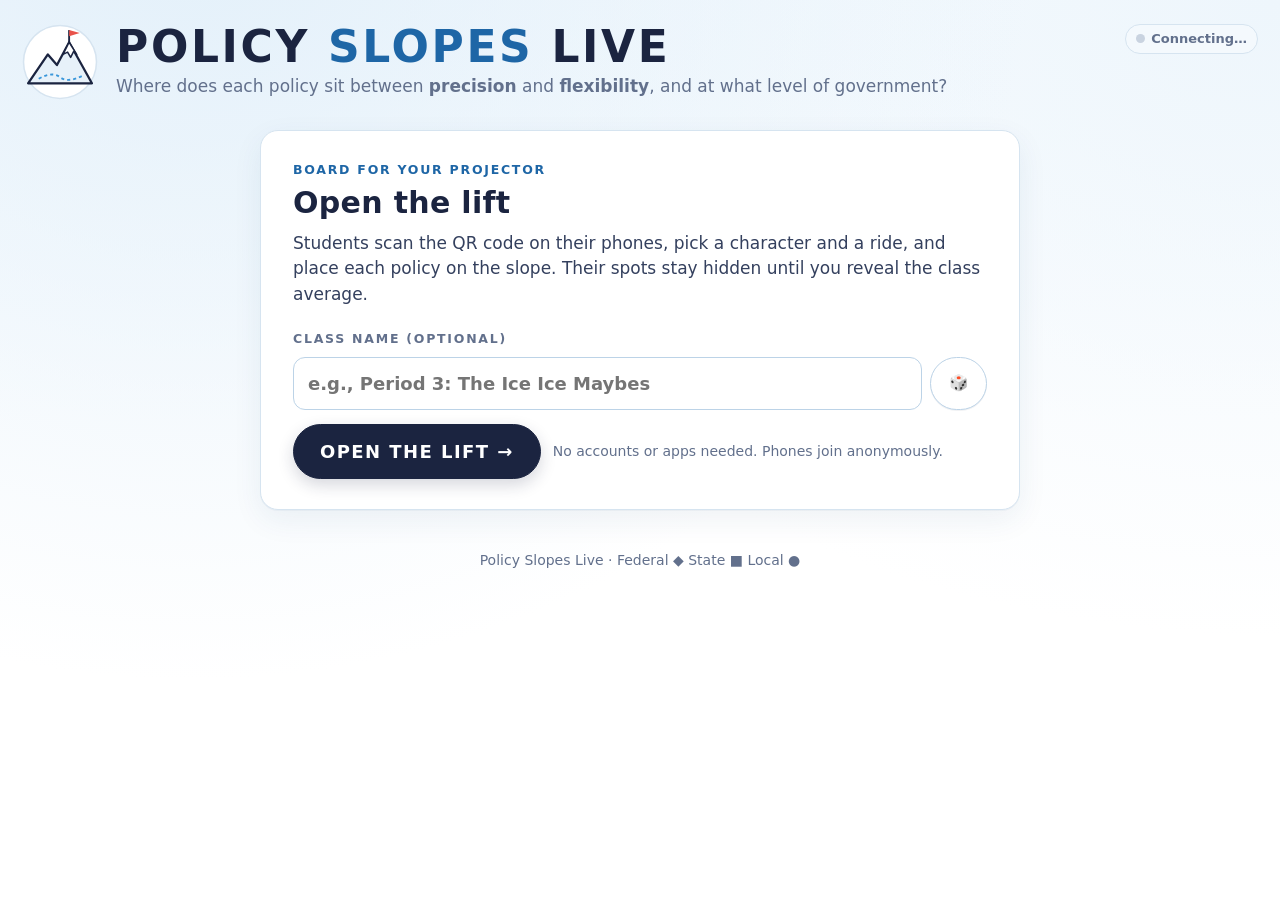
<file: index.html>
<!DOCTYPE html>
<html lang="en">
<head>
<meta charset="utf-8">
<meta name="viewport" content="width=device-width, initial-scale=1">
<title>Policy Slopes Live: Board</title>
<meta name="description" content="Policy Slopes Live: students place policies between precision and flexibility from their phones.">
<link rel="stylesheet" href="css/styles.css">
<style>
.startcard{max-width:760px;margin:30px auto;padding:30px 32px}
.startcard h2{font-size:30px;margin-bottom:6px}
.startcard p{color:var(--ink2);margin:6px 0 18px}
.startcard .row{display:flex;gap:8px;margin-bottom:8px}
.startcard input{flex:1;border:1.5px solid var(--line2);border-radius:12px;padding:12px 14px;font-size:18px;font-weight:700}
.modebadge{display:inline-flex;align-items:center;gap:6px;font-size:13px;font-weight:700;border-radius:999px;padding:4px 10px;background:var(--ice);border:1px solid var(--line);color:var(--muted)}
.modebadge i{width:9px;height:9px;border-radius:50%;background:#C9D3E0}
.modebadge.live i{background:var(--green)}
.modebadge.demo i{background:var(--amber)}
.modebadge.down i{background:var(--red)}
.joinbar{display:flex;align-items:center;gap:16px;padding:4px 6px 12px;flex-wrap:wrap}
.joinbar .qr{width:84px;height:84px;background:#fff;border:1px solid var(--line);border-radius:10px;padding:4px;flex:none}
.joinbar .qr svg{width:100%;height:100%;display:block}
.joinbar .code{font-size:38px;font-weight:800;letter-spacing:.06em;line-height:1}
.joinbar .url{font-size:14px;color:var(--muted);word-break:break-all}
.joinbar .right{margin-left:auto;display:flex;gap:8px;align-items:center;flex-wrap:wrap}
.lobby{position:absolute;inset:0;background:rgba(255,255,255,.94);border-radius:12px;display:flex;align-items:center;justify-content:center;gap:40px;padding:24px;flex-wrap:wrap}
.lobby .bigqr{width:min(42vh,340px);aspect-ratio:1;background:#fff;border:2px solid var(--ink);border-radius:18px;padding:12px}
.lobby .bigqr svg{width:100%;height:100%;display:block}
.lobby h2{font-size:clamp(28px,3vw,42px);line-height:1.1}
.lobby .bigcode{font-size:clamp(44px,5vw,76px);font-weight:800;letter-spacing:.04em;white-space:nowrap;color:var(--blue);line-height:1;margin:8px 0}
.lobby p{color:var(--ink2);margin:6px 0;font-size:18px}
.riders{display:flex;flex-wrap:wrap;gap:6px;align-items:center}
.rider{display:inline-flex;align-items:center;gap:6px;border:1.5px solid var(--line);border-radius:999px;padding:2px 10px 2px 2px;font-weight:700;font-size:14px;background:#fff}
.rider.locked{border-color:var(--green);background:#F0FAF4}
.rider.wait{opacity:.55}
.statusrow{display:flex;align-items:center;gap:14px;flex-wrap:wrap;padding:12px 6px 4px;border-top:1px solid var(--line);margin-top:12px}
.lockcount{font-size:28px;font-weight:800}
.lockcount small{font-size:15px;color:var(--muted);font-weight:600}
.statusrow .grow{flex:1;min-width:200px}
.meter{height:12px;background:var(--frost);border-radius:999px;overflow:hidden;margin-top:6px}
.meter i{display:block;height:100%;background:var(--green);width:0;transition:width .3s}
.liftcard h3{font-size:clamp(28px,2.6vw,36px)}
.passwrap{padding:16px}
.passwrap .img{border:1px solid var(--line);border-radius:10px;overflow:hidden;background:#fff;min-height:200px;display:flex;align-items:center;justify-content:center;color:var(--muted)}
.passwrap img{display:block;width:100%;height:auto}
.showing{font-size:14px;color:var(--muted)}
</style>
</head>
<body>
<div class="wrap">
  <header class="top">
    <svg width="76" height="76" viewBox="0 0 100 100" aria-hidden="true">
      <circle cx="50" cy="50" r="48" fill="#fff" stroke="#D6E4F0" stroke-width="2"/>
      <path d="M8 78 L34 40 L46 54 L62 24 L92 78 Z" fill="#E7F1F9" stroke="#1B2440" stroke-width="3" stroke-linejoin="round"/>
      <path d="M62 24 L54 40 L60 37 L64 44 L68 36 L72 40 Z" fill="#fff" stroke="#1B2440" stroke-width="2" stroke-linejoin="round"/>
      <path d="M62 24 V8" stroke="#1B2440" stroke-width="2.5"/><path d="M62 8 L76 12 L62 16 Z" fill="#E8524A"/>
      <path d="M22 72 Q40 62 50 70 T80 68" stroke="#3A97DA" stroke-width="2.5" fill="none" stroke-dasharray="4 4"/>
    </svg>
    <div>
      <h1>Policy <span>Slopes</span> Live</h1>
      <p>Where does each policy sit between <b>precision</b> and <b>flexibility</b>, and at what level of government?</p>
    </div>
    <div class="right">
      <span class="modebadge" id="modeBadge"><i></i><span>Connecting…</span></span>
      <button class="btn sm hidden" id="endBtn">End session</button>
    </div>
  </header>

  <!-- START -->
  <section id="scrStart">
    <div class="card resume hidden" id="resumeBar">
      <b>You have a session in progress.</b>
      <span style="color:var(--muted)" id="resumeInfo"></span>
      <span style="flex:1"></span>
      <button class="btn blue" id="resumeBtn">Resume session</button>
      <button class="btn" id="freshBtn">Start fresh</button>
    </div>
    <div class="card startcard">
      <div class="caps">Board for your projector</div>
      <h2>Open the lift</h2>
      <p>Students scan the QR code on their phones, pick a character and a ride, and place each policy on the slope. Their spots stay hidden until you reveal the class average.</p>
      <label class="caps" for="className" style="color:var(--muted)">Class name (optional)</label>
      <div class="row" style="margin-top:6px">
        <input id="className" maxlength="60" placeholder="e.g., Period 3: The Ice Ice Maybes">
        <button class="btn" id="diceBtn" title="Random pun name" aria-label="Random pun name">🎲</button>
      </div>
      <div style="display:flex;gap:12px;align-items:center;flex-wrap:wrap;margin-top:14px">
        <button class="btn dark big" id="openBtn">Open the lift →</button>
        <span style="font-size:14px;color:var(--muted)">No accounts or apps needed. Phones join anonymously.</span>
      </div>
    </div>
  </section>

  <!-- BOARD -->
  <section id="scrBoard" class="hidden">
    <div class="play">
      <div class="card boardcard">
        <div class="joinbar">
          <div class="qr" id="qrSmall" aria-label="QR code to join"></div>
          <div>
            <div class="caps" style="color:var(--muted)">Join on your phone</div>
            <div class="code" id="roomCode">····</div>
            <div class="url" id="joinUrl"></div>
          </div>
          <div class="right">
            <div style="display:flex;flex-direction:column;align-items:flex-end;gap:4px"><div class="seg"><button id="vAvg" class="on">Class average</button><button id="vOrig">Individual Run</button></div><span class="showing" id="showing"></span></div>
          </div>
        </div>
        <div style="position:relative">
          <div id="board"></div>
          <div class="lobby hidden" id="lobby">
            <div class="bigqr" id="qrBig"></div>
            <div>
              <div class="caps">Scan to ride</div>
              <h2>Join Policy Slopes</h2>
              <div class="bigcode" id="roomCode2">····</div>
              <p>Scan the code, or go to<br><b id="joinUrl2"></b></p>
              <p style="color:var(--muted);font-size:16px">Pick a character and a ride, then watch the board.</p>
            </div>
          </div>
        </div>
        <div class="statusrow">
          <div class="grow">
            <div class="lockcount" id="lockCount">0 <small>riders</small></div>
            <div class="meter"><i id="lockMeter"></i></div>
          </div>
          <button class="btn blue big hidden" id="revealBtn">Reveal the class average</button>
        </div>
        <div class="riders" id="riders" style="padding:10px 6px 4px"></div>
      </div>
      <div class="side">
        <div class="lift" id="policyCard"></div>
        <div class="card sideacts" id="sideActs"></div>
        <div class="card log"><h4>Trail log</h4><ol id="logList"></ol></div>
      </div>
    </div>
  </section>

  <!-- LODGE -->
  <section id="scrLodge" class="hidden">
    <div class="card sendbar">
      <svg width="64" height="64" viewBox="0 0 64 64" aria-hidden="true"><rect x="6" y="14" width="52" height="36" rx="6" fill="#fff" stroke="#1B2440" stroke-width="2.5"/><rect x="6" y="14" width="14" height="36" rx="6" fill="#1B2440"/><circle cx="13" cy="22" r="2.6" fill="#fff"/><path d="M28 40 L36 28 L41 34 L46 26 L52 40 Z" fill="#E7F1F9" stroke="#1B2440" stroke-width="2" stroke-linejoin="round"/></svg>
      <div>
        <div class="caps">The class lift pass</div>
        <ol>
          <li>Click <b>Print the lift pass</b> for a paper copy to display.</li>
          <li>Or <b>Save image</b> / <b>Save PDF</b> to post it in Teams or Brightspace.</li>
        </ol>
      </div>
      <div class="acts">
        <button class="btn dark big" id="printPass">🎟 Print the lift pass</button>
        <div style="display:flex;gap:8px"><button class="btn blue" id="dlPass" style="flex:1">⬇ Save image</button><button class="btn blue" id="pdfPass" style="flex:1">⬇ Save PDF</button></div>
        <button class="btn sm" id="backToSlopes">← Back to the slopes</button>
      </div>
    </div>
    <div class="card passwrap"><div class="img" id="passImg">Printing the lift pass…</div></div>
  </section>

  <footer>Policy Slopes Live · Federal ◆ State ■ Local ●</footer>
</div>
<div id="printArea"></div>
<div class="toast" id="toast"></div>
<div id="dlg" class="hidden" style="position:fixed;inset:0;background:rgba(27,36,64,.35);display:flex;align-items:center;justify-content:center;z-index:95;padding:20px"><div class="card" style="max-width:420px;padding:22px 22px 18px"><p id="dlgMsg" style="margin:0 0 16px;font-weight:600"></p><div style="display:flex;gap:10px;justify-content:flex-end"><button class="btn" id="dlgNo">Cancel</button><button class="btn dark" id="dlgYes">Yes</button></div></div></div>

<script src="js/config.js"></script>
<script src="js/vendor/supabase.js"></script>
<script src="js/vendor/qrcode.js"></script>
<script src="js/common.js"></script>
<script src="js/board.js"></script>
</body>
</html>
</file>
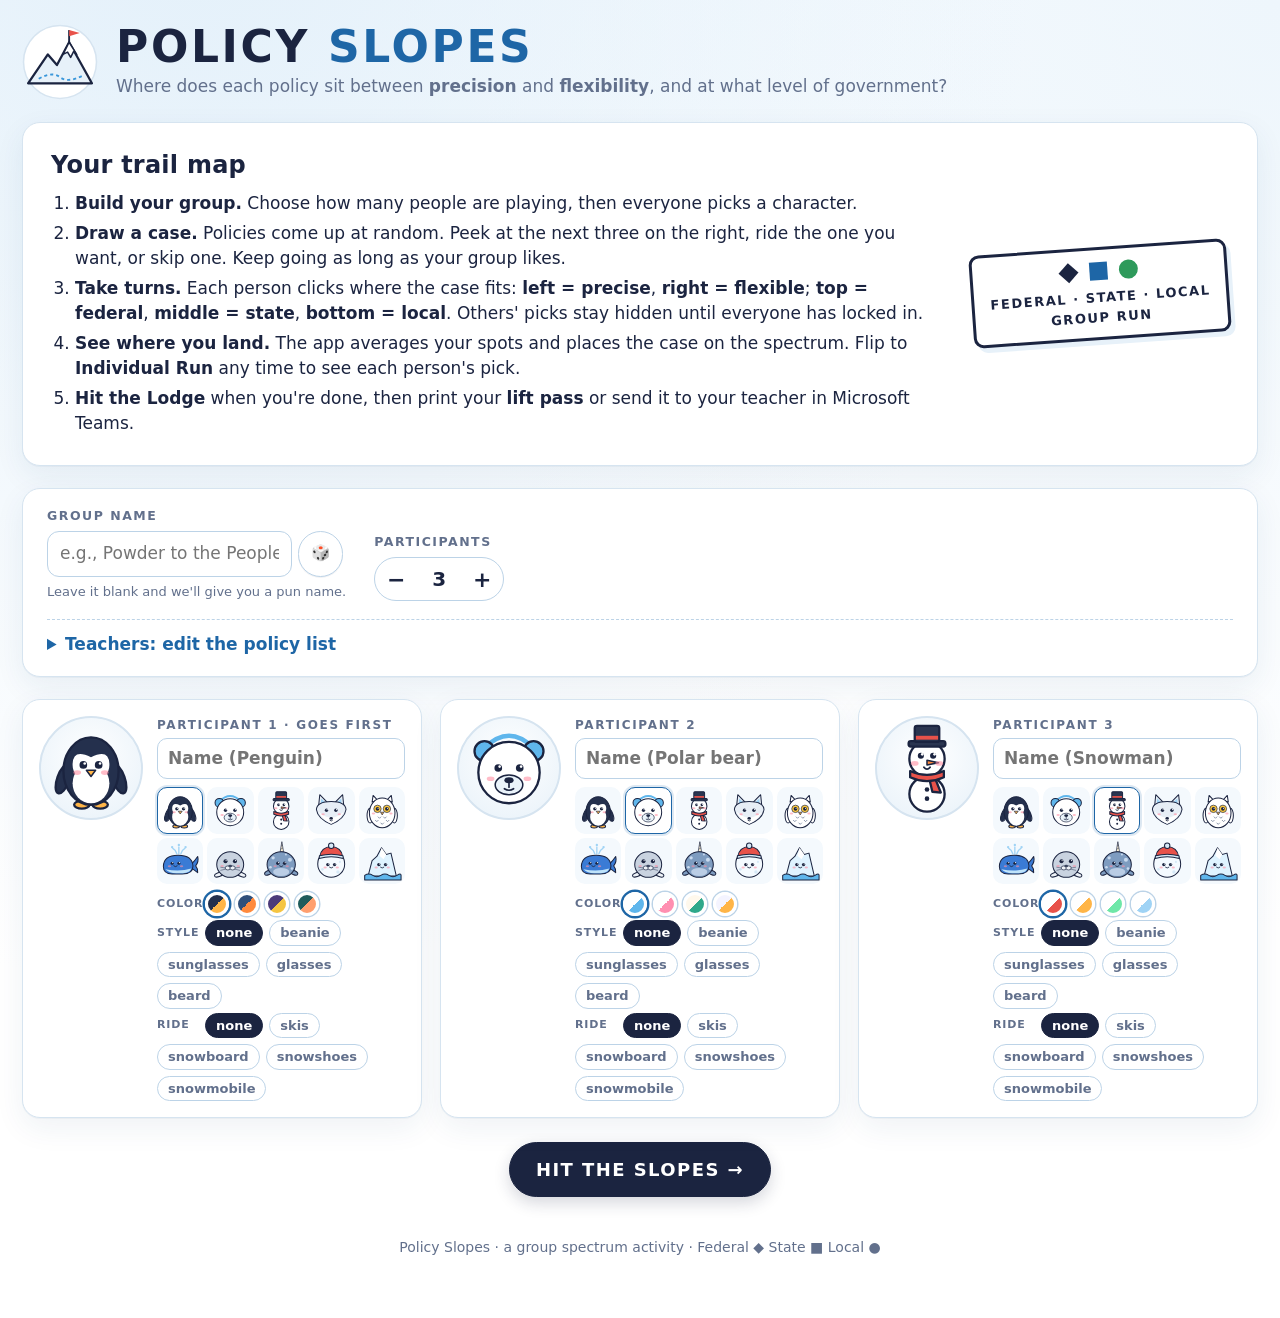
<file: group.html>
<!DOCTYPE html>
<html lang="en">
<head>
<meta charset="utf-8">
<meta name="viewport" content="width=device-width, initial-scale=1">
<title>Policy Slopes: The Precision–Flexibility Spectrum</title>
<style>
:root{
  --ink:#1B2440; --ink2:#34405e; --muted:#62708c; --line:#D6E4F0; --line2:#BCD3E7;
  --snow:#FFFFFF; --ice:#F4F9FD; --frost:#E7F1F9; --sky:#DCEBF7;
  --blue:#1E66A6; --blue2:#3A97DA; --green:#2E9A5B; --red:#E8524A; --amber:#FFB547;
  --font:"Avenir Next","Segoe UI",system-ui,-apple-system,"Helvetica Neue",Arial,sans-serif;
}
*{box-sizing:border-box}
html,body{margin:0}
body{
  font-family:var(--font);color:var(--ink);font-size:17px;line-height:1.5;min-height:100vh;
  background:
    radial-gradient(ellipse at 15% -10%, #E3F0FA 0, transparent 55%),
    radial-gradient(ellipse at 100% 0%, #EEF6FC 0, transparent 50%),
    linear-gradient(#F7FBFE, #FFFFFF 420px);
}
.wrap{max-width:1320px;margin:0 auto;padding:24px 22px 60px}
h1,h2,h3,h4{margin:0;font-weight:800;letter-spacing:.01em}
button{font:inherit;cursor:pointer;color:inherit}
input,textarea,select{font:inherit;color:var(--ink)}
.hidden{display:none!important}
.caps{text-transform:uppercase;letter-spacing:.14em;font-weight:800;font-size:12.5px;color:var(--blue)}

/* header */
header.top{display:flex;align-items:center;gap:18px;margin-bottom:22px}
header.top svg{flex:none}
header.top h1{font-size:clamp(28px,4vw,44px);line-height:1.02;text-transform:uppercase;letter-spacing:.06em}
header.top h1 span{color:var(--blue)}
header.top p{margin:4px 0 0;color:var(--muted);font-size:17px}
header.top .right{margin-left:auto;align-self:flex-start;display:flex;gap:8px}

/* buttons */
.btn{background:#fff;color:var(--ink);border:1.5px solid var(--line2);border-radius:999px;padding:9px 18px;font-weight:700;font-size:15.5px;transition:transform .08s,box-shadow .12s,background .12s;box-shadow:0 1px 0 rgba(27,36,64,.06)}
.btn:hover{background:var(--ice);border-color:var(--blue2)}
.btn:active{transform:translateY(1px)}
.btn.dark{background:var(--ink);color:#fff;border-color:var(--ink);box-shadow:0 6px 16px rgba(27,36,64,.18)}
.btn.dark:hover{background:#2a3762}
.btn.blue{background:var(--blue);color:#fff;border-color:var(--blue);box-shadow:0 6px 16px rgba(30,102,166,.22)}
.btn.blue:hover{background:#185a93}
.btn.big{font-size:18px;padding:13px 26px;text-transform:uppercase;letter-spacing:.08em;font-weight:800}
.btn.wide{width:100%}
.btn[disabled]{opacity:.4;cursor:not-allowed;transform:none;box-shadow:none}
.btn.sm{padding:6px 12px;font-size:14px}

/* cards */
.card{background:#fff;border:1px solid var(--line);border-radius:18px;box-shadow:0 10px 30px rgba(30,70,120,.07),0 1px 0 rgba(30,70,120,.04);position:relative}
.intro{padding:24px 28px;margin-bottom:22px;display:grid;grid-template-columns:1fr auto;gap:24px;align-items:center}
.intro h2{font-size:24px;margin-bottom:4px}
.intro ol{margin:8px 0 0;padding-left:24px}
.intro li{margin:4px 0}
.sign{border:3px solid var(--ink);border-radius:10px;padding:10px 16px;text-align:center;transform:rotate(-4deg);background:#fff;font-weight:800;letter-spacing:.12em;font-size:13px;line-height:1.5;box-shadow:4px 5px 0 var(--frost)}
.sign .icons{display:flex;gap:8px;justify-content:center;margin-bottom:6px}
@media (max-width:820px){.intro{grid-template-columns:1fr}.sign{justify-self:start}}

/* setup */
.setupbar{padding:18px 24px;margin-bottom:22px;display:flex;flex-wrap:wrap;gap:18px 28px;align-items:flex-end}
.field label{display:block;font-size:12.5px;text-transform:uppercase;letter-spacing:.12em;font-weight:800;color:var(--muted);margin-bottom:6px}
.field input[type=text],.field select{border:1.5px solid var(--line2);border-radius:12px;padding:9px 12px;background:#fff;min-width:240px}
.field input:focus,.field select:focus,textarea:focus{outline:3px solid rgba(58,151,218,.3);border-color:var(--blue2)}
.stepper{display:flex;align-items:center;gap:0;border:1.5px solid var(--line2);border-radius:999px;overflow:hidden;background:#fff}
.stepper button{border:none;background:none;width:42px;height:42px;font-size:22px;font-weight:700}
.stepper button:hover{background:var(--ice)}
.stepper b{min-width:44px;text-align:center;font-size:20px}
details.own{flex-basis:100%;border-top:1px dashed var(--line2);padding-top:12px}
details.own summary{cursor:pointer;font-weight:700;color:var(--blue)}
details.own textarea{width:100%;min-height:200px;border:1.5px solid var(--line2);border-radius:12px;padding:10px 12px;font-size:14.5px;line-height:1.5;margin-top:8px;font-family:ui-monospace,Menlo,Consolas,monospace}
details.own p{margin:8px 0;color:var(--muted);font-size:15px}

.players{display:grid;grid-template-columns:repeat(auto-fill,minmax(min(100%,380px),1fr));gap:18px;margin-bottom:24px}
.pcard{padding:16px;display:grid;grid-template-columns:104px minmax(0,1fr);gap:14px;align-items:start;min-width:0;overflow:hidden}
.pcard > div{min-width:0}
@media (max-width:480px){.pcard{grid-template-columns:1fr}.pcard .pav{margin:0 auto}}
.pcard .pav{width:104px;height:104px;border-radius:50%;background:radial-gradient(circle at 50% 40%,#fff,var(--frost));display:flex;align-items:center;justify-content:center;border:2px solid var(--line)}
.pcard .num{font-size:12px;text-transform:uppercase;letter-spacing:.14em;font-weight:800;color:var(--muted)}
.pcard input{width:100%;border:1.5px solid var(--line2);border-radius:10px;padding:7px 10px;margin:4px 0 8px;font-weight:700}
.kinds{display:grid;grid-template-columns:repeat(5,minmax(0,1fr));gap:4px;margin-bottom:8px}
.kinds button{border:1.5px solid transparent;background:var(--ice);border-radius:10px;padding:2px;line-height:0;min-width:0;aspect-ratio:1}
.kinds button svg{width:100%;height:auto;max-width:44px}
.kinds button:hover{border-color:var(--line2)}
.kinds button.on{border-color:var(--blue);background:#fff;box-shadow:0 0 0 2px rgba(30,102,166,.15)}
.opts{display:flex;align-items:center;gap:6px;flex-wrap:wrap;font-size:13px;color:var(--muted);margin-top:4px}
.opts span.l{width:42px;font-weight:700;text-transform:uppercase;letter-spacing:.08em;font-size:11px}
.dot{width:24px;height:24px;border-radius:50%;border:3px solid #fff;box-shadow:0 0 0 1.5px var(--line2);padding:0}
.dot.on{box-shadow:0 0 0 2.5px var(--blue)}
.chip{border:1.5px solid var(--line2);background:#fff;border-radius:999px;padding:2px 10px;font-size:13px;font-weight:600}
.chip.on{background:var(--ink);color:#fff;border-color:var(--ink)}
.warn{color:#B4436C;font-weight:600;font-size:15px}
.resume{padding:14px 20px;margin-bottom:18px;display:flex;align-items:center;gap:14px;flex-wrap:wrap;background:linear-gradient(90deg,#fff,var(--ice))}
.startrow{display:flex;justify-content:center;gap:14px;align-items:center;flex-wrap:wrap}

/* play */
.play{display:grid;grid-template-columns:minmax(0,1fr) 330px;gap:22px;align-items:start}
@media (max-width:1020px){.play{grid-template-columns:1fr}}
.boardcard{padding:14px 14px 10px}
.boardbar{display:flex;align-items:center;gap:10px;flex-wrap:wrap;padding:2px 6px 10px}
.seg{display:inline-flex;border:1.5px solid var(--line2);border-radius:999px;overflow:hidden;background:#fff}
.seg button{border:none;background:none;padding:7px 14px;font-weight:700;font-size:14px;color:var(--muted)}
.seg button.on{background:var(--ink);color:#fff}
.underbar{display:grid;grid-template-columns:minmax(0,1fr) 250px;gap:16px;padding:14px 6px 6px;border-top:1px solid var(--line);margin-top:12px;align-items:end}
@media (max-width:760px){.underbar{grid-template-columns:1fr}}
.uh{font-size:13px;text-transform:uppercase;letter-spacing:.14em;color:var(--muted);margin:0 0 8px;font-weight:800}
.uh span{text-transform:none;letter-spacing:0;font-weight:600;margin-left:6px}
.ucards{display:grid;grid-template-columns:repeat(3,minmax(0,1fr));gap:10px}
.ucard{position:relative;border:1.5px solid var(--line2);border-radius:12px;background:#fff;padding:10px 12px 36px;min-height:100px;font-weight:700;font-size:15.5px;line-height:1.25}
.ucard.pick{cursor:pointer}
.ucard.pick:hover,.ucard.pick:focus-visible{border-color:var(--blue);background:var(--ice);outline:none}
.ucard .go{position:absolute;left:12px;bottom:9px;font-size:12.5px;color:var(--blue);font-weight:800}
.ucard:not(.pick) .go{color:var(--muted)}
.ucard .skip{position:absolute;right:6px;bottom:5px;border:none;background:none;color:var(--muted);font-size:13px;font-weight:700;padding:5px 8px;border-radius:8px}
.ucard .skip:hover{background:#FDECEC;color:#B4436C}
.ubtns{display:flex;flex-direction:column;gap:8px}
.boardbar .hint{margin-left:auto;color:var(--muted);font-size:14px}
#board{position:relative}
#board svg{display:block;width:100%;height:auto;border-radius:12px}
.popbtns{position:absolute;transform:translateY(-50%);display:flex;flex-direction:column;gap:6px;z-index:5}
.popbtns.left{transform:translate(-100%,-50%)}
.popbtns .btn{white-space:nowrap;padding:8px 14px;font-size:15px;box-shadow:0 6px 16px rgba(27,36,64,.22)}
@keyframes popin{from{opacity:0}to{opacity:1}}
#board.clickable svg{cursor:crosshair}
.side{display:flex;flex-direction:column;gap:18px}
.lift{position:relative;padding-top:46px}
.lift .cable{position:absolute;left:-8px;top:0;height:60px;width:calc(100% + 16px);overflow:visible}
.liftcard{position:relative;padding:22px 20px 20px;border-radius:14px;background:#fff;border:2px solid var(--ink);box-shadow:0 14px 30px rgba(30,70,120,.16);transform-origin:50% -40px}
.liftcard .lbl{display:flex;align-items:center;gap:8px;font-size:13px;text-transform:uppercase;letter-spacing:.14em;font-weight:800;color:var(--blue)}
.liftcard .lbl i{font-style:normal;background:var(--ink);color:#fff;border-radius:999px;padding:2px 10px;letter-spacing:.08em}
.liftcard h3{font-size:clamp(26px,2.4vw,32px);line-height:1.1;margin:12px 0 10px;text-wrap:balance}
.liftcard p{margin:0;color:var(--ink2);font-size:15.5px}
.lift.draw .liftcard{animation:swing 1s cubic-bezier(.3,1.4,.5,1)}
@keyframes swing{0%{opacity:0;transform:translateX(-60px) rotate(6deg)}45%{opacity:1;transform:translateX(0) rotate(-4deg)}70%{transform:rotate(2deg)}100%{transform:rotate(0)}}
.sideacts{padding:14px;display:flex;flex-direction:column;gap:10px}
.sideacts .ucards{display:flex;flex-direction:column;gap:8px}
.sideacts .ucard{min-height:0;padding:10px 12px 32px;font-size:15px}
.turnbar{display:grid;grid-template-columns:minmax(0,1fr) minmax(0,300px);gap:16px;padding:14px 6px 4px;border-top:1px solid var(--line);margin-top:12px;align-items:start}
@media (max-width:760px){.turnbar{grid-template-columns:1fr}}
.turnbar h4{font-size:13px;text-transform:uppercase;letter-spacing:.14em;color:var(--muted);margin-bottom:8px}
.tlist{display:grid;grid-template-columns:repeat(auto-fill,minmax(210px,1fr));gap:6px}
.trow{display:flex;align-items:center;gap:10px;padding:5px 8px;border-radius:12px;border:1.5px solid var(--line)}
.trow.now{border-color:var(--blue);background:var(--ice)}
.trow .nm{flex:1;font-weight:700}
.trow .nm{line-height:1.15}
.trow .st{text-align:right;line-height:1.2;font-size:12.5px;color:var(--muted);font-weight:600}
.trow .st.ok{color:var(--green)}
.callout{background:var(--ice);border:1px solid var(--line);border-radius:12px;padding:10px 12px;margin-bottom:12px;font-size:15.5px}
.callout b{color:var(--blue)}
.avgbox{display:grid;grid-template-columns:1fr 1fr;gap:8px;margin-bottom:12px}
.avgbox div{background:var(--ice);border-radius:12px;padding:8px 10px;font-size:13px;color:var(--muted)}
.avgbox b{display:block;font-size:17px;color:var(--ink)}
.log{padding:16px 18px}
.log h4{font-size:13px;text-transform:uppercase;letter-spacing:.14em;color:var(--muted);margin-bottom:6px}
.log ol{list-style:none;margin:0;padding:0}
.log li{display:flex;gap:10px;align-items:center;padding:6px 6px;border-radius:10px;cursor:pointer;font-size:15px}
.log li:hover,.log li.on{background:var(--ice)}
.log .n{flex:none;width:24px;height:24px;border-radius:50%;background:var(--ink);color:#fff;font-size:12.5px;font-weight:800;display:flex;align-items:center;justify-content:center}
.log .t{flex:1;font-weight:600}
.log .a{font-size:12.5px;color:var(--muted);text-align:right}
.log .empty{color:var(--muted);font-size:15px;font-style:italic}
@keyframes pulse{0%{r:26;opacity:.7}100%{r:40;opacity:0}}
.pulse{animation:pulse 1.4s ease-out infinite}
@keyframes pop{0%{opacity:0;transform:scale(.6)}70%{opacity:1;transform:scale(1.06)}100%{transform:scale(1)}}
.pop{transform-box:fill-box;transform-origin:center;animation:pop .55s cubic-bezier(.2,.9,.3,1.3) both}
@keyframes slide{from{opacity:0}to{opacity:1}}
.fade{animation:slide .6s ease both}

/* results */
.results{display:grid;grid-template-columns:1fr 1fr;gap:22px}
@media (max-width:1020px){.results{grid-template-columns:1fr}}
.res{padding:16px}
.res h3{font-size:19px;margin:2px 4px 10px;display:flex;align-items:center;gap:8px}
.res .img{border:1px solid var(--line);border-radius:10px;overflow:hidden;background:#fff;min-height:200px;display:flex;align-items:center;justify-content:center;color:var(--muted)}
.res .img img{display:block;width:100%;height:auto}
.res .acts{display:flex;gap:8px;flex-wrap:wrap;margin-top:12px}
.sendbar{padding:20px 24px;margin-bottom:22px;display:grid;grid-template-columns:auto 1fr auto;gap:18px;align-items:center}
@media (max-width:820px){.sendbar{grid-template-columns:1fr}}
.sendbar ol{margin:4px 0 0;padding-left:20px;font-size:15.5px;color:var(--ink2)}
.savehelp{margin-top:10px;background:#FFF7E6;border:1px solid #F5D9A8;border-radius:12px;padding:10px 12px;font-size:15px}
.sendbar .acts{display:flex;flex-direction:column;gap:8px;min-width:250px}

.toast{position:fixed;left:50%;bottom:26px;transform:translateX(-50%) translateY(20px);background:var(--ink);color:#fff;padding:10px 18px;border-radius:999px;font-weight:700;opacity:0;transition:all .25s;z-index:90;pointer-events:none}
.toast.show{opacity:1;transform:translateX(-50%)}
footer{text-align:center;color:var(--muted);font-size:14px;margin-top:40px}

#printArea{display:none}
@media print{
  body{background:#fff}
  .wrap,.toast{display:none!important}
  #printArea{display:block}
  #printArea img{display:block;width:100%;height:auto}
  @page{size:landscape;margin:8mm}
}
</style>
</head>
<body>
<div class="wrap">
  <header class="top">
    <svg width="76" height="76" viewBox="0 0 100 100" aria-hidden="true">
      <circle cx="50" cy="50" r="48" fill="#fff" stroke="#D6E4F0" stroke-width="2"/>
      <path d="M8 78 L34 40 L46 54 L62 24 L92 78 Z" fill="#E7F1F9" stroke="#1B2440" stroke-width="3" stroke-linejoin="round"/>
      <path d="M62 24 L54 40 L60 37 L64 44 L68 36 L72 40 Z" fill="#fff" stroke="#1B2440" stroke-width="2" stroke-linejoin="round"/>
      <path d="M62 24 V8" stroke="#1B2440" stroke-width="2.5"/><path d="M62 8 L76 12 L62 16 Z" fill="#E8524A"/>
      <path d="M22 72 Q40 62 50 70 T80 68" stroke="#3A97DA" stroke-width="2.5" fill="none" stroke-dasharray="4 4"/>
    </svg>
    <div>
      <h1>Policy <span>Slopes</span></h1>
      <p>Where does each policy sit between <b>precision</b> and <b>flexibility</b>, and at what level of government?</p>
    </div>
    <div class="right">
      <button class="btn sm hidden" id="restartBtn">↺ New game</button>
    </div>
  </header>

  <!-- SETUP -->
  <section id="scrSetup">
    <div class="card resume hidden" id="resumeBar">
      <b>Your group has a run in progress.</b>
      <span style="color:var(--muted)" id="resumeInfo"></span>
      <span style="flex:1"></span>
      <button class="btn blue" id="resumeBtn">Resume run</button>
      <button class="btn" id="freshBtn">Start fresh</button>
    </div>
    <div class="card intro">
      <div>
        <h2>Your trail map</h2>
        <ol>
          <li><b>Build your group.</b> Choose how many people are playing, then everyone picks a character.</li>
          <li><b>Draw a case.</b> Policies come up at random. Peek at the next three on the right, ride the one you want, or skip one. Keep going as long as your group likes.</li>
          <li><b>Take turns.</b> Each person clicks where the case fits: <b>left = precise</b>, <b>right = flexible</b>; <b>top = federal</b>, <b>middle = state</b>, <b>bottom = local</b>. Others' picks stay hidden until everyone has locked in.</li>
          <li><b>See where you land.</b> The app averages your spots and places the case on the spectrum. Flip to <b>Individual Run</b> any time to see each person's pick.</li>
          <li><b>Hit the Lodge</b> when you're done, then print your <b>lift pass</b> or send it to your teacher in Microsoft Teams.</li>
        </ol>
      </div>
      <div class="sign">
        <div class="icons">
          <svg width="22" height="22" viewBox="0 0 22 22"><path d="M11 1 L21 11 L11 21 L1 11 Z" fill="#1B2440"/></svg>
          <svg width="22" height="22" viewBox="0 0 22 22"><rect x="2" y="2" width="18" height="18" fill="#1E66A6"/></svg>
          <svg width="22" height="22" viewBox="0 0 22 22"><circle cx="11" cy="11" r="9.5" fill="#2E9A5B"/></svg>
        </div>
        FEDERAL · STATE · LOCAL<br>GROUP RUN
      </div>
    </div>

    <div class="card setupbar">
      <div class="field">
        <label for="groupName">Group name</label>
        <div style="display:flex;gap:6px"><input type="text" id="groupName" placeholder="e.g., The Ice Ice Maybes" maxlength="60"><button class="btn" id="diceBtn" title="Give us a random pun name" aria-label="Random pun name" style="padding:8px 12px">🎲</button></div>
        <div style="font-size:13px;color:var(--muted);margin-top:5px">Leave it blank and we'll give you a pun name.</div>
      </div>
      <div class="field">
        <label>Participants</label>
        <div class="stepper"><button id="minusBtn" aria-label="Fewer participants">−</button><b id="nPlayers">3</b><button id="plusBtn" aria-label="More participants">+</button></div>
      </div>
      <details class="own" id="ownCases">
        <summary>Teachers: edit the policy list</summary>
        <p>Put one policy on each line. To set a shorter label for the slope, add it after a bar: <b>Full policy name | short label</b>.</p>
        <textarea id="casesText" spellcheck="false"></textarea>
        <div style="display:flex;gap:10px;margin-top:8px;flex-wrap:wrap">
          <button class="btn sm blue" id="applyCases">Use these cases</button>
          <button class="btn sm" id="resetCases">Restore the class list</button>
          <span id="casesMsg" style="color:var(--muted);font-size:14px;align-self:center"></span>
        </div>
      </details>
    </div>

    <div class="players" id="players"></div>
    <p class="warn hidden" id="dupWarn" style="text-align:center">Two people picked the same character and color. Pick different ones so you can tell your marks apart.</p>
    <div class="startrow"><button class="btn dark big" id="startBtn">Hit the slopes →</button></div>
  </section>

  <!-- PLAY -->
  <section id="scrPlay" class="hidden">
    <div class="play">
      <div class="card boardcard">
        <div class="boardbar">
          <div class="seg" role="tablist">
            <button id="vAvg" class="on">Group average</button>
            <button id="vOrig">Individual Run</button>
          </div>
          <span class="hint" id="boardHint"></span>
        </div>
        <div id="board"></div>
        <div class="turnbar" id="turnPanel"></div>
      </div>
      <div class="side">
        <div class="lift" id="policyCard"></div>
        <div class="card sideacts" id="underbar"></div>
        <div class="card log"><h4>Trail log</h4><ol id="logList"></ol></div>
      </div>
    </div>
  </section>

  <!-- RESULTS -->
  <section id="scrResults" class="hidden">
    <div class="card sendbar">
      <svg width="64" height="64" viewBox="0 0 64 64" aria-hidden="true"><rect x="6" y="14" width="52" height="36" rx="6" fill="#fff" stroke="#1B2440" stroke-width="2.5"/><rect x="6" y="14" width="14" height="36" rx="6" fill="#1B2440"/><circle cx="13" cy="22" r="2.6" fill="#fff"/><path d="M28 40 L36 28 L41 34 L46 26 L52 40 Z" fill="#E7F1F9" stroke="#1B2440" stroke-width="2" stroke-linejoin="round"/></svg>
      <div>
        <div class="caps">Your lift pass is ready</div>
        <ol>
          <li>Click <b>Print the lift pass</b> for a paper copy.</li>
          <li>For <b>Microsoft Teams</b>, click <b>Save image</b> or <b>Save PDF</b>, then attach the file in your teacher's chat.</li>
        </ol>
        <div id="saveHelp" class="savehelp hidden"></div>
      </div>
      <div class="acts">
        <button class="btn dark big" id="printPass">🎟 Print the lift pass</button>
        <div style="display:flex;gap:8px"><button class="btn blue" id="dlPass" style="flex:1">⬇ Save image</button><button class="btn blue" id="pdfPass" style="flex:1">⬇ Save PDF</button></div>
        <a class="btn sm hidden" id="popOut" target="_blank" rel="noopener" style="text-align:center;text-decoration:none">↗ Open in its own tab</a>
        <button class="btn sm" id="backToSlopes">← Back to the slopes</button>
      </div>
    </div>
    <div class="card res"><div class="img" id="passImg">Printing your lift pass…</div></div>
  </section>

  <footer>Policy Slopes · a group spectrum activity · Federal ◆ State ■ Local ●</footer>
</div>
<div id="printArea"></div>
<div class="toast" id="toast"></div>
<div id="dlg" class="hidden" style="position:fixed;inset:0;background:rgba(27,36,64,.35);display:flex;align-items:center;justify-content:center;z-index:95;padding:20px"><div class="card" style="max-width:420px;padding:22px 22px 18px"><p id="dlgMsg" style="margin:0 0 16px;font-weight:600"></p><div style="display:flex;gap:10px;justify-content:flex-end"><button class="btn" id="dlgNo">Cancel</button><button class="btn dark" id="dlgYes">Yes</button></div></div></div>

<script>
(function(){
"use strict";
/* ---------- starter cases ---------- */
var STARTER = [
  ["Curriculum in elementary and middle school", "Elem. & middle curriculum"],
  ["Curriculum in high school", "High school curriculum"],
  ["Curriculum in universities", "University curriculum"],
  ["How much teachers are paid", "Teacher pay"],
  ["Discrimination/ protected classes (race, gender, etc.)", "Protected classes"],
  ["Driver’s license rules", "Driver’s license rules"],
  ["Highway speeds", "Highway speeds"],
  ["Speeds on local streets", "Local street speeds"],
  ["Obscenity speech codes", "Obscenity speech codes"],
  ["Building codes (such as fire safety and disability accommodations)", "Building codes"],
  ["Building zoning codes", "Zoning codes"],
  ["Workplace safety codes", "Workplace safety codes"],
  ["International Diplomacy", "International diplomacy"],
  ["Privacy laws", "Privacy laws"],
  ["Artificial Intelligence", "Artificial intelligence"],
  ["Police conduct", "Police conduct"],
  ["Rights for those arrested/ prisoners", "Arrestee & prisoner rights"],
  ["Immigration rules", "Immigration rules"],
  ["Income taxes", "Income taxes"],
  ["Corporate taxes", "Corporate taxes"],
  ["Health insurance regulations", "Health insurance regs"],
  ["Car insurance regulations", "Car insurance regs"],
  ["Border Control", "Border control"],
  ["Responses to homelessness", "Homelessness responses"],
  ["Drug and alcohol regulations", "Drug & alcohol regs"],
  ["Voter rights", "Voter rights"],
  ["Voting age", "Voting age"],
  ["Election management", "Election management"],
  ["Hair stylist licensure", "Hair stylist licensure"],
  ["Teacher licensure", "Teacher licensure"],
  ["Environmental protection", "Environmental protection"]
];
function casesFromArr(a){return a.map(function(r,i){var full=r[0],sh=(r[1]||"").trim()||(full.length>26?full.slice(0,25)+"…":full);return {id:"c"+i+"_"+full.length,title:full,short:sh}})}

/* ---------- Poller Crowd characters ---------- */
var PUNS=["The Ice Ice Maybes","Snow Problem","The Slope Opera","The Ski Bills","Ski-Partisans","Powder to the People","Mogul Majority","The Downhill Docket","Black Diamond Caucus","The Gondola Governors","Fresh Powder Policy","Checks & Chairlifts","The Avalanche of Laws","Après-Ski Amendments","Lift Legislators","The Bunny Slope Bureau","Federal Flurries","The Snowcial Contract"];
function randPun(){return PUNS[Math.floor(Math.random()*PUNS.length)]}
var KINDS=["penguin","polarbear","snowman","fox","owl","whale","seal","narwhal","snowball","iceberg"];
var NAMES={iceberg:"Iceberg",snowball:"Snowball",snowman:"Snowman",penguin:"Penguin",whale:"Whale",narwhal:"Narwhal",seal:"Seal pup",polarbear:"Polar bear",fox:"Arctic fox",owl:"Snowy owl"};
var LOOKS=["none","beanie","sunglasses","glasses","beard"];
var RIDES=["none","skis","snowboard","snowshoes","snowmobile"];
function rideSVG(r,c3){
  if(r==="skis")return '<path d="M30 60 L18 110 M90 60 L102 110" stroke="#7D8AA0" stroke-width="3" stroke-linecap="round"/><circle cx="18" cy="108" r="3.5" fill="none" stroke="#7D8AA0" stroke-width="2"/><circle cx="102" cy="108" r="3.5" fill="none" stroke="#7D8AA0" stroke-width="2"/>'+
    '<path d="M4 103 H104 Q113 103 115 95 Q118 102 113 107 H6 Q2 107 2 105 Q2 103 4 103 Z" fill="'+c3+'" '+SK+'/><path d="M10 110 H98 Q107 110 109 102 Q112 109 107 114 H12 Q8 114 8 112 Q8 110 10 110 Z" fill="'+c3+'" '+SK+'/>';
  if(r==="snowboard")return '<rect x="6" y="104" width="108" height="12" rx="6" fill="'+c3+'" '+SK+'/><path d="M14 110 H106" stroke="#FFFFFF" stroke-width="2.5" opacity=".7"/><rect x="34" y="98" width="13" height="8" rx="2" fill="#1B2440"/><rect x="73" y="98" width="13" height="8" rx="2" fill="#1B2440"/>';
  if(r==="snowshoes")return ['36','84'].map(function(x){return '<ellipse cx="'+x+'" cy="109" rx="19" ry="8" fill="#FFFFFF" stroke="'+c3+'" stroke-width="4"/><path d="M'+(x-12)+' 109 H'+(+x+12)+' M'+(x-6)+' 103 V115 M'+x+' 102 V116 M'+(+x+6)+' 103 V115" stroke="#1B2440" stroke-width="1.4" opacity=".6"/>'}).join("");
  if(r==="snowmobile")return '<rect x="14" y="104" width="62" height="12" rx="6" fill="#1B2440"/><circle cx="24" cy="110" r="3" fill="#7D8AA0"/><circle cx="45" cy="110" r="3" fill="#7D8AA0"/><circle cx="66" cy="110" r="3" fill="#7D8AA0"/>'+
    '<path d="M74 116 H108 Q116 116 117 108" stroke="#1B2440" stroke-width="3.5" fill="none" stroke-linecap="round"/>'+
    '<path d="M6 100 Q8 86 30 86 L84 86 Q104 86 114 98 L114 102 Q114 106 108 106 L12 106 Q6 106 6 100 Z" fill="'+c3+'" '+SK+'/><path d="M16 96 H92" stroke="#FFFFFF" stroke-width="3" stroke-linecap="round" opacity=".8"/>'+
    '<path d="M92 86 L101 70 L108 72 L104 90 Z" fill="#BFE3FA" stroke="#1B2440" stroke-width="2" stroke-linejoin="round"/>';
  return "";
}
var PAL={
  iceberg:[["#DFF3FF","#FFFFFF","#5FB6EC"],["#C9F2E9","#F2FFFC","#2FA88A"],["#E4DBFF","#F7F3FF","#8B78C9"],["#FFE3D6","#FFF6F0","#F08A5D"]],
  snowball:[["#F4FAFF","#D6E9F7","#E8524A"],["#F4FAFF","#D6E9F7","#3A97DA"],["#F4FAFF","#D6E9F7","#2FA88A"],["#F4FAFF","#D6E9F7","#FFB547"]],
  snowman:[["#FFFFFF","#2A3550","#E8524A"],["#FFFFFF","#6A58A8","#FFB547"],["#FFFFFF","#1E66A6","#6EE7A8"],["#FFFFFF","#B4436C","#9FD3F5"]],
  penguin:[["#24304D","#FFFFFF","#FFB547"],["#2F4F7A","#F2F8FF","#FF8A3D"],["#4B3B7A","#FFF7F0","#F5C542"],["#1F5C5C","#F0FFFB","#FF9F6E"]],
  whale:[["#3A7BD5","#BFE3FA","#9FD3F5"],["#5A6FD6","#D8DEFF","#B8C2FF"],["#2FA88A","#C8F2E6","#9FE8D4"],["#7A5BC9","#E3D8FF","#C9B8FF"]],
  narwhal:[["#7E9CC0","#C9DAEE","#FFF4D6"],["#8FB6A9","#D6EEE6","#FFF4D6"],["#B08FC0","#E6D6EE","#FFF4D6"],["#C0A07E","#EEE0CF","#FFFFFF"]],
  seal:[["#C9D3E0","#EEF3F8","#3A4560"],["#E8D9C9","#FBF4EC","#5A4535"],["#CFE6F7","#F2FAFF","#2A4A72"],["#E0D3EC","#F7F2FB","#4A3A60"]],
  polarbear:[["#FFFFFF","#EAF3FA","#5FB6EC"],["#FFFFFF","#EAF3FA","#FF8FB1"],["#FFF8EC","#F3EADB","#2FA88A"],["#F4F4FF","#E6E8F7","#FFB547"]],
  fox:[["#E7EEF6","#FFFFFF","#9FD3F5"],["#FFFFFF","#EAF3FA","#FFB3C7"],["#F2E3D0","#FFFFFF","#E8A27A"],["#DCD3EE","#FFFFFF","#B39DDB"]],
  owl:[["#FFFFFF","#7D8AA0","#FFC93C"],["#F3F7FF","#5FB6EC","#FFC93C"],["#FFF7F0","#C98B5A","#FFB547"],["#F4F0FF","#8B78C9","#7EE8C8"]]
};
var AN={
  iceberg:{e:[60,70,1],b:[60,78,1],h:[58,40,.75]}, snowball:{e:[60,70,1],b:[60,78,1],h:[60,46,1.2]},
  snowman:{e:[60,44,.8],b:[60,57,.75],h:[60,30,.85]}, penguin:{e:[60,56,1],b:[60,71,1],h:[60,32,1]},
  whale:{e:[46,66,1],b:[46,77,.9],h:[54,46,.9]}, narwhal:{e:[60,66,1],b:[60,75,1],h:[60,40,1.05]},
  seal:{e:[60,60,1.4],b:[60,84,1.1],h:[60,40,1.1]}, polarbear:{e:[60,60,1.4],b:[60,86,1.1],h:[60,34,1.15]},
  fox:{e:[60,60,1.4],b:[60,88,1],h:[60,42,1.2]}, owl:{e:[60,56,1.4],b:[60,74,1],h:[60,32,1.05]}
};
var K="#1B2440", SK='stroke="'+K+'" stroke-width="3" stroke-linejoin="round"';
function eye(x,y,r){return '<circle cx="'+x+'" cy="'+y+'" r="'+r+'" fill="'+K+'"/><circle cx="'+(x+1.8)+'" cy="'+(y-1.8)+'" r="1.7" fill="#FFFFFF"/>'}
function blush(x,y){return '<ellipse cx="'+x+'" cy="'+y+'" rx="5" ry="3" fill="#FF8FA3" opacity="0.6"/>'}
function smile(d){return '<path d="'+d+'" stroke="'+K+'" stroke-width="2.5" fill="none" stroke-linecap="round"/>'}
var BODY={
  iceberg:function(a,b,c){return '<path d="M18 104 L30 58 L44 46 L58 20 L72 40 L86 36 L102 104 Z" fill="'+a+'" '+SK+'/><path d="M58 20 L72 40 L64 54 L52 44 Z" fill="'+b+'"/>'+eye(50,70,5)+eye(70,70,5)+blush(42,79)+blush(78,79)+smile("M55 78 Q60 83 65 78")+'<path d="M8 102 Q20 94 32 102 T56 102 T80 102 T104 102 T116 102 V116 H8 Z" fill="'+c+'" '+SK+'/>'},
  snowball:function(a,b,c,h){return '<circle cx="60" cy="68" r="40" fill="'+a+'" '+SK+'/><circle cx="34" cy="84" r="4" fill="'+b+'"/><circle cx="86" cy="62" r="3" fill="'+b+'"/><circle cx="80" cy="92" r="5" fill="'+b+'"/><g opacity="'+h+'"><path d="M26 46 Q30 18 60 16 Q90 18 94 46 Q60 38 26 46 Z" fill="'+c+'" '+SK+'/><path d="M25 44 Q60 34 95 44 L96 52 Q60 42 24 52 Z" fill="'+b+'" '+SK+'/><circle cx="60" cy="14" r="8" fill="'+b+'" '+SK+'/></g>'+eye(50,70,5)+eye(70,70,5)+blush(42,79)+blush(78,79)+smile("M55 78 Q60 83 65 78")},
  snowman:function(a,b,c,h){return '<circle cx="60" cy="94" r="23" fill="'+a+'" '+SK+'/><circle cx="60" cy="88" r="3" fill="'+K+'"/><circle cx="60" cy="100" r="3" fill="'+K+'"/><circle cx="60" cy="48" r="23" fill="'+a+'" '+SK+'/><path d="M70 72 L78 92 L67 91 L63 74 Z" fill="'+c+'" '+SK+'/><path d="M38 64 Q60 74 82 64 L82 72 Q60 82 38 72 Z" fill="'+c+'" '+SK+'/><g opacity="'+h+'"><rect x="36" y="25" width="48" height="7" rx="3" fill="'+b+'" '+SK+'/><rect x="44" y="5" width="32" height="21" rx="3" fill="'+b+'" '+SK+'/><rect x="45.5" y="18" width="29" height="5" fill="'+c+'"/></g>'+eye(52,44,4)+eye(68,44,4)+'<path d="M60 50 L75 53 L60 56 Z" fill="#FF8A3D" stroke="'+K+'" stroke-width="2" stroke-linejoin="round"/>'+blush(44,54)+blush(76,54)+smile("M56 59 Q60 64 64 59")},
  penguin:function(a,b,c){return '<ellipse cx="24" cy="74" rx="8" ry="20" transform="rotate(20 24 74)" fill="'+a+'" '+SK+'/><ellipse cx="96" cy="74" rx="8" ry="20" transform="rotate(-20 96 74)" fill="'+a+'" '+SK+'/><ellipse cx="48" cy="108" rx="10" ry="5" fill="'+c+'" '+SK+'/><ellipse cx="72" cy="108" rx="10" ry="5" fill="'+c+'" '+SK+'/><ellipse cx="60" cy="64" rx="36" ry="44" fill="'+a+'" '+SK+'/><ellipse cx="60" cy="80" rx="24" ry="26" fill="'+b+'"/><path d="M36 56 Q36 34 60 46 Q84 34 84 56 Q84 74 60 74 Q36 74 36 56 Z" fill="'+b+'"/>'+eye(50,56,5)+eye(70,56,5)+blush(42,66)+blush(78,66)+'<path d="M54 63 L66 63 L60 71 Z" fill="'+c+'" stroke="'+K+'" stroke-width="2" stroke-linejoin="round"/>'},
  whale:function(a,b,c){return '<path d="M50 38 Q46 26 38 22 M56 38 V18 M62 38 Q66 26 74 22" stroke="'+c+'" stroke-width="4" fill="none" stroke-linecap="round"/><circle cx="36" cy="18" r="3.5" fill="'+c+'"/><circle cx="56" cy="12" r="3.5" fill="'+c+'"/><circle cx="76" cy="18" r="3.5" fill="'+c+'"/><path d="M92 70 Q104 58 112 46 Q116 62 106 74 Q114 84 112 94 Q100 84 92 80 Z" fill="'+a+'" '+SK+'/><path d="M10 76 Q10 42 54 42 Q96 42 98 74 Q98 98 66 98 L36 98 Q10 98 10 76 Z" fill="'+a+'" '+SK+'/><path d="M16 84 Q28 96 48 96 L68 96 Q90 94 93 82 Q58 92 16 84 Z" fill="'+b+'"/>'+eye(36,66,4.5)+eye(56,66,4.5)+blush(28,75)+blush(64,75)+smile("M41 74 Q46 79 51 74")},
  narwhal:function(a,b,c){return '<path d="M57 32 L62 2 L67 32 Z" fill="'+c+'" stroke="'+K+'" stroke-width="2" stroke-linejoin="round"/><path d="M59 24 L65 21 M60 15 L64 12" stroke="'+K+'" stroke-width="1.5"/><ellipse cx="22" cy="94" rx="12" ry="6" transform="rotate(-25 22 94)" fill="'+a+'" '+SK+'/><ellipse cx="98" cy="94" rx="12" ry="6" transform="rotate(25 98 94)" fill="'+a+'" '+SK+'/><ellipse cx="60" cy="70" rx="42" ry="38" fill="'+a+'" '+SK+'/><circle cx="36" cy="50" r="5" fill="'+b+'"/><circle cx="86" cy="56" r="6" fill="'+b+'"/><circle cx="28" cy="78" r="4" fill="'+b+'"/><circle cx="92" cy="82" r="4" fill="'+b+'"/><circle cx="74" cy="40" r="3" fill="'+b+'"/><ellipse cx="60" cy="92" rx="24" ry="12" fill="'+b+'" opacity="0.8"/>'+eye(50,66,5)+eye(70,66,5)+blush(42,75)+blush(78,75)+smile("M55 74 Q60 79 65 74")},
  seal:function(a,b,c){return '<ellipse cx="26" cy="100" rx="13" ry="6" transform="rotate(-20 26 100)" fill="'+b+'" '+SK+'/><ellipse cx="94" cy="100" rx="13" ry="6" transform="rotate(20 94 100)" fill="'+b+'" '+SK+'/><ellipse cx="60" cy="70" rx="40" ry="38" fill="'+a+'" '+SK+'/>'+eye(46,60,6)+eye(74,60,6)+blush(36,74)+blush(84,74)+'<ellipse cx="53" cy="80" rx="8" ry="6" fill="'+b+'" stroke="'+K+'" stroke-width="2"/><ellipse cx="67" cy="80" rx="8" ry="6" fill="'+b+'" stroke="'+K+'" stroke-width="2"/><ellipse cx="60" cy="74" rx="5.5" ry="3.8" fill="'+c+'"/><path d="M45 80 L32 78 M45 84 L32 87 M75 80 L88 78 M75 84 L88 87" stroke="'+c+'" stroke-width="1.6" stroke-linecap="round"/>'},
  polarbear:function(a,b,c,h){return '<g opacity="'+h+'"><path d="M28 34 Q60 2 92 34" stroke="'+c+'" stroke-width="6" fill="none" stroke-linecap="round"/><circle cx="28" cy="38" r="13" fill="'+c+'" '+SK+'/><circle cx="92" cy="38" r="13" fill="'+c+'" '+SK+'/></g><circle cx="60" cy="66" r="40" fill="'+a+'" '+SK+'/><ellipse cx="60" cy="82" rx="18" ry="13" fill="'+b+'" stroke="'+K+'" stroke-width="2"/><ellipse cx="60" cy="76" rx="6" ry="4" fill="'+K+'"/><path d="M60 80 V85 M54 87 Q60 91 66 87" stroke="'+K+'" stroke-width="2.2" fill="none" stroke-linecap="round"/>'+eye(46,60,5)+eye(74,60,5)+blush(36,74)+blush(84,74)},
  fox:function(a,b,c){return '<path d="M22 54 L26 14 L50 38 Z" fill="'+a+'" '+SK+'/><path d="M98 54 L94 14 L70 38 Z" fill="'+a+'" '+SK+'/><path d="M29 44 L30 25 L43 37 Z" fill="'+c+'"/><path d="M91 44 L90 25 L77 37 Z" fill="'+c+'"/><path d="M16 58 Q18 34 60 34 Q102 34 104 58 Q100 86 60 102 Q20 86 16 58 Z" fill="'+a+'" '+SK+'/><path d="M22 64 Q36 92 60 100 Q84 92 98 64 Q80 82 60 82 Q40 82 22 64 Z" fill="'+b+'"/>'+eye(46,60,5)+eye(74,60,5)+blush(36,72)+blush(84,72)+'<ellipse cx="60" cy="84" rx="5" ry="4" fill="'+K+'"/>'+smile("M56 90 Q60 95 64 90")},
  owl:function(a,b,c){return '<path d="M30 36 L33 16 L46 30 Z" fill="'+a+'" '+SK+'/><path d="M90 36 L87 16 L74 30 Z" fill="'+a+'" '+SK+'/><ellipse cx="24" cy="76" rx="9" ry="22" fill="'+a+'" '+SK+'/><ellipse cx="96" cy="76" rx="9" ry="22" fill="'+a+'" '+SK+'/><ellipse cx="60" cy="68" rx="38" ry="44" fill="'+a+'" '+SK+'/><path d="M40 90 l4 4 l4 -4 M56 98 l4 4 l4 -4 M72 90 l4 4 l4 -4 M48 80 l4 4 l4 -4 M64 80 l4 4 l4 -4" stroke="'+b+'" stroke-width="2.6" fill="none" stroke-linecap="round" stroke-linejoin="round"/><circle cx="46" cy="56" r="11" fill="'+c+'" stroke="'+K+'" stroke-width="2"/><circle cx="74" cy="56" r="11" fill="'+c+'" stroke="'+K+'" stroke-width="2"/>'+eye(46,56,5.5)+eye(74,56,5.5)+blush(34,70)+blush(86,70)+'<path d="M55 66 L65 66 L60 74 Z" fill="#FFB547" stroke="'+K+'" stroke-width="2" stroke-linejoin="round"/>'}
};
function avatarInner(p){
  var kind=PAL[p.kind]?p.kind:"penguin", v=((p.variant||0)%4+4)%4, pal=PAL[kind][v], an=AN[kind], look=p.look||"none";
  var out=BODY[kind](pal[0],pal[1],pal[2],look==="beanie"?0:1);
  var e=an.e,b=an.b,h=an.h;
  if(look==="beanie") out+='<g transform="translate('+h[0]+' '+h[1]+') scale('+h[2]+')"><path d="M-28 2 Q-28 -30 0 -32 Q28 -30 28 2 Z" fill="'+pal[2]+'" '+SK+'/><path d="M-14 -3 V-24 M0 -3 V-30 M14 -3 V-24" stroke="'+K+'" stroke-opacity="0.25" stroke-width="2.5" fill="none"/><rect x="-31" y="-5" width="62" height="11" rx="5" fill="'+pal[1]+'" stroke="'+K+'" stroke-width="3"/><circle cx="0" cy="-34" r="7" fill="'+pal[1]+'" stroke="'+K+'" stroke-width="3"/></g>';
  if(look==="sunglasses") out+='<g transform="translate('+e[0]+' '+e[1]+') scale('+e[2]+')"><path d="M-22 -6 H22" stroke="'+K+'" stroke-width="2.5" stroke-linecap="round"/><path d="M-20 -6 H-3 V2 Q-3 8 -11.5 8 Q-20 8 -20 2 Z" fill="'+K+'"/><path d="M3 -6 H20 V2 Q20 8 11.5 8 Q3 8 3 2 Z" fill="'+K+'"/><path d="M-16 -3 L-12 -3 M7 -3 L11 -3" stroke="#FFFFFF" stroke-width="2" stroke-linecap="round" opacity="0.85"/></g>';
  if(look==="glasses") out+='<g transform="translate('+e[0]+' '+e[1]+') scale('+e[2]+')"><circle cx="-10" cy="0" r="8.5" fill="#FFFFFF" fill-opacity="0.2" stroke="'+K+'" stroke-width="2.5"/><circle cx="10" cy="0" r="8.5" fill="#FFFFFF" fill-opacity="0.2" stroke="'+K+'" stroke-width="2.5"/><path d="M-2 -1 Q0 -3 2 -1 M-18.5 -1 L-24 -3 M18.5 -1 L24 -3" stroke="'+K+'" stroke-width="2.5" fill="none" stroke-linecap="round"/></g>';
  if(look==="beard") out+='<g transform="translate('+b[0]+' '+b[1]+') scale('+b[2]+')"><path d="M-18 0 Q-22 22 0 30 Q22 22 18 0 Q9 7 0 4 Q-9 7 -18 0 Z" fill="#F4FAFF" stroke="'+K+'" stroke-width="3" stroke-linejoin="round"/><path d="M-12 1 Q-6 -4 0 1 Q6 -4 12 1 Q6 5 0 3 Q-6 5 -12 1 Z" fill="#DCEBF7" stroke="'+K+'" stroke-width="2" stroke-linejoin="round"/></g>';
  var ride=p.ride||"none";
  if(ride!=="none"){
    var lift=ride==="snowmobile"?"translate(60 0) scale(.86) translate(-60 0)":"translate(60 0) scale(.84) translate(-60 0)";
    out='<g transform="'+lift+'">'+out+'</g>';
    if(ride==="skis"){var sk=rideSVG(ride,pal[2]);var poles=sk.slice(0,sk.indexOf('<path d="M4 103'));out=poles+out+sk.slice(sk.indexOf('<path d="M4 103'))}
    else out+=rideSVG(ride,pal[2]);
  }
  return out;
}
function avatarSVG(p,size){return '<svg xmlns="http://www.w3.org/2000/svg" width="'+size+'" height="'+size+'" viewBox="0 0 120 120" role="img" aria-label="'+esc(NAMES[p.kind]||"")+'">'+avatarInner(p)+'</svg>'}
function avatarAt(p,x,y,s,extra){return '<g transform="translate('+(x-s/2).toFixed(1)+' '+(y-s/2).toFixed(1)+') scale('+(s/120).toFixed(4)+')"'+(extra||"")+'>'+avatarInner(p)+'</g>'}

/* ---------- helpers ---------- */
function $(s){return document.querySelector(s)}
function esc(s){return String(s==null?"":s).replace(/[&<>"']/g,function(c){return {"&":"&amp;","<":"&lt;",">":"&gt;",'"':"&quot;","'":"&#39;"}[c]})}
function shuffle(a){a=a.slice();for(var i=a.length-1;i>0;i--){var j=Math.floor(Math.random()*(i+1));var t=a[i];a[i]=a[j];a[j]=t}return a}
function pname(i){var p=S.players[i];return (p.name&&p.name.trim())||NAMES[p.kind]}
function lvl(y){return y<1/3?"Federal":y<2/3?"State":"Local"}
function lean(x){return x<.2?"Very precise":x<.4?"Leans precise":x<=.6?"Middle ground":x<=.8?"Leans flexible":"Very flexible"}
function avgOf(marks){var n=0,sx=0,sy=0;marks.forEach(function(m){if(m){n++;sx+=m.x;sy+=m.y}});return n?{x:sx/n,y:sy/n}:null}
function spreadOf(marks){var a=avgOf(marks);if(!a)return 0;var n=0,s=0;marks.forEach(function(m){if(m){n++;s+=Math.hypot(m.x-a.x,m.y-a.y)}});return n?s/n:0}
function agreeLabel(marks){var n=marks.filter(Boolean).length;if(n<2)return "Solo pick";var s=spreadOf(marks);return s<.07?"Tight pack":s<.16?"Some spread":"Big debate"}
function slug(s){return (s||"group").toLowerCase().replace(/[^a-z0-9]+/g,"-").replace(/^-|-$/g,"").slice(0,40)||"group"}
function ask(msg,yes,fn){$("#dlgMsg").textContent=msg;$("#dlgYes").textContent=yes;$("#dlg").classList.remove("hidden");$("#dlgYes").onclick=function(){$("#dlg").classList.add("hidden");fn()};$("#dlgNo").onclick=function(){$("#dlg").classList.add("hidden")}}
var toastT;function toast(m){var t=$("#toast");t.textContent=m;t.classList.add("show");clearTimeout(toastT);toastT=setTimeout(function(){t.classList.remove("show")},2400)}

/* ---------- state ---------- */
var KEY="policySlopes.v1";
function freshState(){return {screen:"setup",group:"",players:[0,1,2].map(defaultPlayer),cases:casesFromArr(STARTER),deckSize:0,deck:[],idx:0,turn:0,phase:"place",pending:null,marks:{},view:"avg",hl:null,expl:""}}
function defaultPlayer(i){return {name:"",kind:KINDS[i%KINDS.length],variant:Math.floor(i/KINDS.length)%4,look:"none"}}
function save(){try{localStorage.setItem(KEY,JSON.stringify(S))}catch(e){}}
function loadSaved(){try{return JSON.parse(localStorage.getItem(KEY)||"null")}catch(e){return null}}
var S=freshState();
var saved=loadSaved();

/* ---------- board ---------- */
var B={W:1000,H:640,x0:130,x1:968,y0:34,y1:556};
function PX(x){return B.x0+x*(B.x1-B.x0)}
function PY(y){return B.y0+y*(B.y1-B.y0)}
function boardBase(p){
  var x0=B.x0,x1=B.x1,y0=B.y0,y1=B.y1,w=x1-x0,h=y1-y0,t1=PY(1/3),t2=PY(2/3);
  var s='<defs>'+
    '<linearGradient id="'+p+'sky" x1="0" y1="0" x2="0" y2="1"><stop offset="0" stop-color="#E4F0FA"/><stop offset=".45" stop-color="#F6FAFD"/><stop offset="1" stop-color="#FFFFFF"/></linearGradient>'+
    '<linearGradient id="'+p+'ridge" x1="0" y1="0" x2="0" y2="1"><stop offset="0" stop-color="#CFE2F3"/><stop offset="1" stop-color="#EAF3FA"/></linearGradient>'+
    '<filter id="'+p+'sh" x="-20%" y="-30%" width="140%" height="170%"><feDropShadow dx="0" dy="2" stdDeviation="2" flood-color="#1B2440" flood-opacity=".16"/></filter>'+
    '<clipPath id="'+p+'clip"><rect x="'+x0+'" y="'+y0+'" width="'+w+'" height="'+h+'" rx="14"/></clipPath>'+
  '</defs>';
  s+='<rect width="1000" height="640" fill="#FFFFFF"/>';
  s+='<g clip-path="url(#'+p+'clip)">';
  s+='<rect x="'+x0+'" y="'+y0+'" width="'+w+'" height="'+h+'" fill="url(#'+p+'sky)"/>';
  // far ridge
  s+='<path d="M130 250 L200 160 L250 196 L340 82 L410 160 L470 120 L548 52 L620 136 L690 96 L770 166 L842 86 L910 150 L968 118 L968 556 L130 556 Z" fill="url(#'+p+'ridge)" opacity=".85"/>';
  // snow caps
  s+='<path d="M548 52 L526 82 L538 78 L548 90 L558 76 L572 84 Z" fill="#FFFFFF"/><path d="M340 82 L320 108 L332 104 L342 114 L352 102 L364 108 Z" fill="#FFFFFF"/><path d="M842 86 L824 110 L836 106 L846 116 L854 104 L866 110 Z" fill="#FFFFFF"/>';
  // front slope
  s+='<path d="M130 300 Q300 232 470 276 T810 246 Q900 236 968 262 L968 556 L130 556 Z" fill="#FFFFFF"/>';
  s+='<path d="M130 300 Q300 232 470 276 T810 246 Q900 236 968 262" fill="none" stroke="#D6E6F3" stroke-width="2"/>';
  // ski tracks
  s+='<g fill="none" stroke="#E3EEF7" stroke-width="3" stroke-linecap="round"><path d="M260 300 Q300 360 250 410 T300 520"/><path d="M268 300 Q308 360 258 410 T308 520"/><path d="M690 270 Q640 330 700 390 T650 520"/><path d="M698 270 Q648 330 708 390 T658 520"/></g>';
  // trees
  function tree(x,y,sc){return '<g transform="translate('+x+' '+y+') scale('+sc+')" opacity=".55"><path d="M0 -26 L10 -8 L5 -8 L13 6 L-13 6 L-5 -8 L-10 -8 Z" fill="#9DC5B0"/><rect x="-2" y="6" width="4" height="6" fill="#B9A58E"/></g>'}
  s+=tree(158,540,1)+tree(180,546,.8)+tree(944,540,1)+tree(922,548,.75)+tree(902,544,.6);
  s+='</g>';
  // bands
  s+='<g stroke="#A9C9E4" stroke-width="1.6" stroke-dasharray="7 7"><line x1="'+x0+'" y1="'+t1+'" x2="'+x1+'" y2="'+t1+'"/><line x1="'+x0+'" y1="'+t2+'" x2="'+x1+'" y2="'+t2+'"/></g>';
  s+='<line x1="'+PX(.5)+'" y1="'+y0+'" x2="'+PX(.5)+'" y2="'+y1+'" stroke="#A9C9E4" stroke-width="1.6" stroke-dasharray="7 7"/>';
  s+='<rect x="'+x0+'" y="'+y0+'" width="'+w+'" height="'+h+'" rx="14" fill="none" stroke="#C9DCEC" stroke-width="1.6"/>';
  // left trail signs
  var bands=[["FEDERAL",PY(1/6),'<path d="M0 -15 L15 0 L0 15 L-15 0 Z" fill="#1B2440"/>'],["STATE",PY(.5),'<rect x="-12" y="-12" width="24" height="24" fill="#1E66A6"/>'],["LOCAL",PY(5/6),'<circle r="13" fill="#2E9A5B"/>']];
  bands.forEach(function(b){
    s+='<g transform="translate(64 '+(b[1]-12)+')"><rect x="-62" y="-30" width="124" height="86" rx="12" fill="#FFFFFF" stroke="#D6E4F0" stroke-width="1.5"/>'+b[2]+'<text y="42" text-anchor="middle" font-family="Avenir Next, Segoe UI, Helvetica, Arial, sans-serif" font-size="20" font-weight="800" letter-spacing="1" fill="#1B2440">'+b[0]+'</text></g>';
  });
  // bottom axis
  var ay=588;
  s+='<g stroke="#1B2440" stroke-width="2.4" fill="none" stroke-linecap="round"><line x1="'+(x0+14)+'" y1="'+ay+'" x2="'+(x1-14)+'" y2="'+ay+'"/><path d="M'+(x0+24)+' '+(ay-8)+' L'+(x0+12)+' '+ay+' L'+(x0+24)+' '+(ay+8)+'"/><path d="M'+(x1-24)+' '+(ay-8)+' L'+(x1-12)+' '+ay+' L'+(x1-24)+' '+(ay+8)+'"/></g>';
  [.25,.5,.75].forEach(function(t){s+='<line x1="'+PX(t)+'" y1="'+(ay-6)+'" x2="'+PX(t)+'" y2="'+(ay+6)+'" stroke="#1B2440" stroke-width="2"/>'});
  var F='font-family="Avenir Next, Segoe UI, Helvetica, Arial, sans-serif"';
  s+='<text x="'+x0+'" y="'+(ay+38)+'" '+F+' font-size="26" font-weight="800" letter-spacing="3" fill="#1B2440">PRECISION</text>';
  s+='<text x="'+x1+'" y="'+(ay+40)+'" text-anchor="end" '+F+' font-size="26" font-weight="800" letter-spacing="3" fill="#1B2440">FLEXIBILITY</text>';
  s+='<text x="'+PX(.5)+'" y="'+(ay+38)+'" text-anchor="middle" '+F+' font-size="20" fill="#62708C">middle ground</text>';
  return s;
}
function overlap(a,b){var x=Math.max(0,Math.min(a.x+a.w,b.x+b.w)-Math.max(a.x,b.x)),y=Math.max(0,Math.min(a.y+a.h,b.y+b.h)-Math.max(a.y,b.y));return x*y}
function layoutTags(items){
  var placed=[],pts=items.map(function(it){return {x:PX(it.x),y:PY(it.y)}});
  return items.map(function(it,i){
    var X=pts[i].x,Y=pts[i].y,w=Math.round(62+it.label.length*13.2),h=46;
    var c=[[14,-h-10],[14,10],[-w-14,-h-10],[-w-14,10],[-w/2,-h-20],[-w/2,18],[24,-h/2],[-w-24,-h/2],[30,-h-34],[-w-30,-h-34],[30,34],[-w-30,34]];
    var best=null,bs=1e12;
    c.forEach(function(d,k){
      var r={x:X+d[0],y:Y+d[1],w:w,h:h},sc=k*2;
      if(r.x<B.x0+4||r.x+w>B.x1-4||r.y<B.y0+4||r.y+h>B.y1-4)sc+=100000;
      placed.forEach(function(q){sc+=overlap(r,q)});
      pts.forEach(function(p){if(p.x>r.x-8&&p.x<r.x+w+8&&p.y>r.y-8&&p.y<r.y+h+8)sc+=400});
      if(sc<bs){bs=sc;best=r}
    });
    placed.push(best);
    return {it:it,X:X,Y:Y,r:best};
  });
}
function tagSVG(L,p,cls,dim){
  var r=L.r,it=L.it,F='font-family="Avenir Next, Segoe UI, Helvetica, Arial, sans-serif"';
  var lx=Math.max(r.x,Math.min(L.X,r.x+r.w)),ly=Math.max(r.y,Math.min(L.Y,r.y+r.h));
  var rot=((it.n*37)%5-2)*0.9, cx=r.x+r.w/2, cy=r.y+r.h/2;
  return '<g class="'+(cls||"")+'" data-id="'+esc(it.id)+'" opacity="'+(dim?.18:1)+'">'+
    '<line x1="'+L.X+'" y1="'+L.Y+'" x2="'+lx+'" y2="'+ly+'" stroke="#7FA9CF" stroke-width="1.6"/>'+
    '<g transform="rotate('+rot+' '+cx+' '+cy+')">'+
      '<rect x="'+r.x+'" y="'+r.y+'" width="'+r.w+'" height="'+r.h+'" rx="4" fill="#FFFFFF" stroke="#C6D9EA" filter="url(#'+p+'sh)"/>'+
      '<circle cx="'+(r.x+24)+'" cy="'+cy+'" r="16.5" fill="#1B2440"/>'+
      '<text x="'+(r.x+24)+'" y="'+(cy+6.8)+'" text-anchor="middle" '+F+' font-size="19" font-weight="800" fill="#FFFFFF">'+it.n+'</text>'+
      '<text x="'+(r.x+49)+'" y="'+(cy+8.2)+'" '+F+' font-size="23.5" font-weight="700" fill="#1B2440">'+esc(it.label)+'</text>'+
    '</g>'+
    '<circle cx="'+L.X+'" cy="'+L.Y+'" r="7.5" fill="#1B2440" stroke="#FFFFFF" stroke-width="2.5"/>'+
  '</g>';
}
/* opts: pfx, mode('avg'|'orig'), hl, live(bool, show current-turn state), attrs */
function boardSVG(o){
  var p=o.pfx||"b", s='<svg xmlns="http://www.w3.org/2000/svg" viewBox="0 0 1000 640" '+(o.attrs||"")+'>'+boardBase(p);
  var done=doneCases(o.live), F='font-family="Avenir Next, Segoe UI, Helvetica, Arial, sans-serif"';
  var items=done.map(function(d){return {id:d.c.id,n:d.n,label:d.c.short,x:d.avg.x,y:d.avg.y,marks:d.marks,fresh:d.fresh}});
  if(o.mode==="orig"){
    items.forEach(function(it){
      var dim=o.hl&&o.hl!==it.id, ax=PX(it.x), ay=PY(it.y);
      s+='<g opacity="'+(dim?.15:1)+'" class="'+(it.fresh?"fade":"")+'">';
      it.marks.forEach(function(m){if(m)s+='<line x1="'+PX(m.x)+'" y1="'+PY(m.y)+'" x2="'+ax+'" y2="'+ay+'" stroke="#8FB6DA" stroke-width="1.5" stroke-dasharray="4 4"/>'});
      s+='<circle cx="'+ax+'" cy="'+ay+'" r="13" fill="#FFFFFF" stroke="#1B2440" stroke-width="2" stroke-dasharray="3 2"/><text x="'+ax+'" y="'+(ay+5)+'" text-anchor="middle" '+F+' font-size="14" font-weight="800" fill="#1B2440">'+it.n+'</text>';
      it.marks.forEach(function(m,i){
        if(!m)return; var x=PX(m.x),y=PY(m.y);
        s+=avatarAt(S.players[i],x,y,48);
        s+='<circle cx="'+(x+19)+'" cy="'+(y+16)+'" r="11" fill="#FFFFFF" stroke="#1B2440" stroke-width="1.8"/><text x="'+(x+19)+'" y="'+(y+20.5)+'" text-anchor="middle" '+F+' font-size="13" font-weight="800" fill="#1B2440">'+it.n+'</text>';
      });
      s+='</g>';
    });
  } else {
    if(items.length>14){
      items.forEach(function(it){var x=PX(it.x),y=PY(it.y),dim=o.hl&&o.hl!==it.id;
        s+='<g class="'+(it.fresh?"pop":"")+'" opacity="'+(dim?.18:1)+'"><title>'+esc(it.label)+'</title><circle cx="'+x+'" cy="'+y+'" r="17" fill="#1B2440" stroke="#FFFFFF" stroke-width="3" filter="url(#'+p+'sh)"/><text x="'+x+'" y="'+(y+6)+'" text-anchor="middle" '+F+' font-size="17" font-weight="800" fill="#FFFFFF">'+it.n+'</text></g>'});
    } else layoutTags(items).forEach(function(L){s+=tagSVG(L,p,L.it.fresh?"pop":"",o.hl&&o.hl!==L.it.id)});
  }
  if(o.live&&S.screen==="play"&&S.phase==="place"&&S.pending){
    var pl=S.players[curPlayer()], x=PX(S.pending.x), y=PY(S.pending.y);
    s+='<g pointer-events="none"><circle cx="'+x+'" cy="'+y+'" r="26" fill="none" stroke="#3A97DA" stroke-width="3" class="pulse"/><circle cx="'+x+'" cy="'+y+'" r="25" fill="#FFFFFF" opacity=".85" stroke="#3A97DA" stroke-width="2.5"/>'+avatarAt(pl,x,y,44)+'</g>';
  }
  if(o.live)s+='<g id="'+p+'ghost" pointer-events="none" opacity="0"><line id="'+p+'gv" stroke="#3A97DA" stroke-width="1" stroke-dasharray="3 4"/><line id="'+p+'gh" stroke="#3A97DA" stroke-width="1" stroke-dasharray="3 4"/><circle id="'+p+'gc" r="7" fill="none" stroke="#3A97DA" stroke-width="2"/></g>';
  return s+'</svg>';
}
/* cases with complete averages (in deck order). live: include current case if revealed */
function doneCases(live){
  var out=[];
  var last=S.screen==="play"?S.idx:(S.stopAt!=null?S.stopAt:S.deck.length);
  for(var i=0;i<S.deck.length;i++){
    var id=S.deck[i], marks=S.marks[id];
    if(!marks)continue;
    var complete=marks.filter(Boolean).length===S.players.length;
    if(i<last||(i===S.idx&&S.phase==="revealed"&&complete)){
      if(!complete)continue;
      out.push({c:caseById(id),n:i+1,marks:marks,avg:avgOf(marks),fresh:live&&i===S.idx&&S.phase==="revealed"&&justRevealed});
    }
  }
  return out;
}
var justRevealed=false;
function caseById(id){for(var i=0;i<S.cases.length;i++)if(S.cases[i].id===id)return S.cases[i];return {id:id,short:"?",title:"?"}}
function curPlayer(){return (S.idx+S.turn)%S.players.length}

/* ---------- screens ---------- */
function show(scr){
  S.screen=scr;
  ["Setup","Play","Results"].forEach(function(n){$("#scr"+n).classList.toggle("hidden",n.toLowerCase()!==scr)});
  $("#restartBtn").classList.toggle("hidden",scr==="setup");
  window.scrollTo({top:0,behavior:"smooth"});
  save();
}

/* ---- setup ---- */
function renderPlayers(){
  $("#nPlayers").textContent=S.players.length;
  $("#players").innerHTML=S.players.map(function(p,i){
    var pal=PAL[p.kind];
    return '<div class="card pcard" data-i="'+i+'">'+
      '<div class="pav">'+avatarSVG(p,92)+'</div>'+
      '<div><div class="num">Participant '+(i+1)+(i===0?' · goes first':'')+'</div>'+
      '<input type="text" data-name="'+i+'" value="'+esc(p.name)+'" placeholder="Name ('+esc(NAMES[p.kind])+')" maxlength="24">'+
      '<div class="kinds">'+KINDS.map(function(k){return '<button data-kind="'+k+'" class="'+(k===p.kind?"on":"")+'" title="'+NAMES[k]+'" aria-label="'+NAMES[k]+'">'+avatarSVG({kind:k,variant:p.kind===k?p.variant:0,look:"none"},40)+'</button>'}).join("")+'</div>'+
      '<div class="opts"><span class="l">Color</span>'+pal.map(function(c,v){return '<button class="dot'+(v===p.variant?" on":"")+'" data-var="'+v+'" style="background:linear-gradient(135deg,'+c[0]+' 50%,'+c[2]+' 50%)" aria-label="Color '+(v+1)+'"></button>'}).join("")+'</div>'+
      '<div class="opts"><span class="l">Style</span>'+LOOKS.map(function(l){return '<button class="chip'+(l===(p.look||"none")?" on":"")+'" data-look="'+l+'">'+l+'</button>'}).join("")+'</div>'+
      '<div class="opts"><span class="l">Ride</span>'+RIDES.map(function(r){return '<button class="chip'+(r===(p.ride||"none")?" on":"")+'" data-ride="'+r+'">'+r+'</button>'}).join("")+'</div>'+
      '</div></div>';
  }).join("");
  var seen={},dup=false;S.players.forEach(function(p){var k=p.kind+p.variant;if(seen[k])dup=true;seen[k]=1});
  $("#dupWarn").classList.toggle("hidden",!dup);
}
function casesToText(){return S.cases.map(function(c){return c.short===c.title?c.title:c.title+" | "+c.short}).join("\n")}
function initSetup(){
  $("#groupName").value=S.group;
  $("#casesText").value=casesToText();
  renderPlayers();
}
$("#players").addEventListener("click",function(e){
  var card=e.target.closest(".pcard");if(!card)return;var i=+card.dataset.i,p=S.players[i];
  var b=e.target.closest("button");if(!b)return;
  if(b.dataset.kind){p.kind=b.dataset.kind}
  else if(b.dataset.var!=null){p.variant=+b.dataset.var}
  else if(b.dataset.look){p.look=b.dataset.look}
  else if(b.dataset.ride){p.ride=b.dataset.ride}
  else return;
  renderPlayers();save();
});
$("#players").addEventListener("input",function(e){var i=e.target.dataset.name;if(i!=null){S.players[+i].name=e.target.value;save()}});
$("#groupName").addEventListener("input",function(e){S.group=e.target.value;save()});
$("#diceBtn").onclick=function(){var cur=S.group,n;do{n=randPun()}while(n===cur&&PUNS.length>1);S.group=n;$("#groupName").value=n;save()};
$("#groupName").placeholder="e.g., "+randPun();
function setN(n){
  n=Math.max(1,Math.min(10,n));
  while(S.players.length<n){
    var used={};S.players.forEach(function(p){used[p.kind+p.variant]=1});
    var np=null;for(var v=0;v<4&&!np;v++)for(var k=0;k<KINDS.length;k++)if(!used[KINDS[k]+v]&&!S.players.some(function(p){return p.kind===KINDS[k]})){np={name:"",kind:KINDS[k],variant:v,look:"none"};break}
    if(!np)for(var v2=0;v2<4&&!np;v2++)for(var k2=0;k2<KINDS.length;k2++)if(!used[KINDS[k2]+v2]){np={name:"",kind:KINDS[k2],variant:v2,look:"none"};break}
    S.players.push(np||defaultPlayer(S.players.length));
  }
  S.players.length=n;renderPlayers();save();
}
$("#minusBtn").onclick=function(){setN(S.players.length-1)};
$("#plusBtn").onclick=function(){setN(S.players.length+1)};
$("#applyCases").onclick=function(){
  var rows=$("#casesText").value.split(/\n/).map(function(l){return l.trim()}).filter(Boolean).map(function(l){var i=l.indexOf("|");return i<0?[l,""]:[l.slice(0,i).trim(),l.slice(i+1).trim()]}).filter(function(r){return r[0]});
  if(!rows.length){$("#casesMsg").textContent="Add at least one policy first.";return}
  S.cases=casesFromArr(rows);save();
  $("#casesMsg").textContent="Using "+rows.length+" polic"+(rows.length>1?"ies":"y")+".";
};
$("#resetCases").onclick=function(){S.cases=casesFromArr(STARTER);$("#casesText").value=casesToText();save();$("#casesMsg").textContent="Class list restored."};
$("#startBtn").onclick=function(){
  S.deck=shuffle(S.cases.map(function(c){return c.id}));S.stopAt=null;
  if(!(S.group||"").trim()){S.group=randPun();$("#groupName").value=S.group;setTimeout(function(){toast("You're riding as "+S.group+"!")},300)}
  S.idx=0;S.turn=0;S.phase="place";S.pending=null;S.marks={};S.view="avg";S.hl=null;S.expl="";
  justRevealed=false;
  show("play");renderPlay(true);
};

/* ---- play ---- */
function setView(v){S.view=v;$("#vAvg").classList.toggle("on",v==="avg");$("#vOrig").classList.toggle("on",v==="orig");save()}
$("#vAvg").onclick=function(){setView("avg");justRevealed=false;renderBoard()};
$("#vOrig").onclick=function(){setView("orig");justRevealed=false;renderBoard()};

function renderBoard(){
  var el=$("#board");
  el.innerHTML=boardSVG({pfx:"p",mode:S.view,hl:S.hl,live:true});
  el.classList.toggle("clickable",S.phase==="place");
  var svg=el.querySelector("svg");
  $("#boardHint").textContent=S.phase==="place"?pname(curPlayer())+": click the slope to place this case":(S.view==="orig"?"Each character marks one person's own spot":"Cases placed at the group average");
  if(S.phase!=="place")return;
  function pt(e){var q=svg.createSVGPoint();q.x=e.clientX;q.y=e.clientY;var m=svg.getScreenCTM();if(!m)return null;q=q.matrixTransform(m.inverse());return q}
  var g=svg.querySelector("#pghost"),gv=svg.querySelector("#pgv"),gh=svg.querySelector("#pgh"),gc=svg.querySelector("#pgc");
  svg.addEventListener("mousemove",function(e){
    var q=pt(e);if(!q)return;var inside=q.x>=B.x0&&q.x<=B.x1&&q.y>=B.y0&&q.y<=B.y1;
    g.setAttribute("opacity",inside?".9":"0");if(!inside)return;
    gv.setAttribute("x1",q.x);gv.setAttribute("x2",q.x);gv.setAttribute("y1",B.y0);gv.setAttribute("y2",B.y1);
    gh.setAttribute("x1",B.x0);gh.setAttribute("x2",B.x1);gh.setAttribute("y1",q.y);gh.setAttribute("y2",q.y);
    gc.setAttribute("cx",q.x);gc.setAttribute("cy",q.y);
  });
  svg.addEventListener("mouseleave",function(){g.setAttribute("opacity","0")});
  svg.addEventListener("click",function(e){
    var q=pt(e);if(!q)return;
    if(q.x<B.x0-12||q.x>B.x1+12||q.y<B.y0-12||q.y>B.y1+12)return;
    var x=Math.max(0,Math.min(1,(q.x-B.x0)/(B.x1-B.x0))),y=Math.max(0,Math.min(1,(q.y-B.y0)/(B.y1-B.y0)));
    S.pending={x:x,y:y};save();renderBoard();renderTurns();
  });
  if(S.pending){
    var who=esc(pname(curPlayer())),right=S.pending.x<.72,box=document.createElement("div");
    var xp=PX(S.pending.x)/10,yp=PY(S.pending.y)/6.4;
    box.className="popbtns"+(right?"":" left");
    box.style.left="calc("+xp+"% "+(right?"+ 36px":"- 36px")+")";box.style.top=yp+"%";
    box.innerHTML='<button class="btn dark" id="popLock">✓ Lock in '+who+'</button><button class="btn" id="popRerun">↺ Re-run</button>';
    el.appendChild(box);
    $("#popLock").onclick=lockIn;
    $("#popRerun").onclick=function(){S.pending=null;save();renderBoard();renderTurns()};
  }
}
function renderPolicy(anim){
  var c=caseById(S.deck[S.idx]),el=$("#policyCard");
  var cable='<svg class="cable" viewBox="0 0 360 60" preserveAspectRatio="none" aria-hidden="true"><path d="M0 10 L360 22" stroke="#1B2440" stroke-width="3"/></svg>'+
    '<svg aria-hidden="true" width="60" height="50" viewBox="0 0 60 50" style="position:absolute;left:50%;top:6px;margin-left:-30px"><rect x="18" y="4" width="24" height="12" rx="4" fill="#1B2440"/><circle cx="24" cy="10" r="2.5" fill="#fff"/><circle cx="36" cy="10" r="2.5" fill="#fff"/><path d="M30 16 V46" stroke="#1B2440" stroke-width="4"/><path d="M12 46 H48" stroke="#1B2440" stroke-width="4" stroke-linecap="round"/></svg>';
  el.innerHTML=cable+'<div class="liftcard"><div class="lbl"><i>On the lift</i>Case '+(S.idx+1)+'</div><h3>'+esc(c.title)+'</h3><p>Where does this policy fit? Who usually sets it, and how much room does it leave?</p></div>';
  el.classList.remove("draw");if(anim){void el.offsetWidth;el.classList.add("draw")}
}
function renderTurns(){
  var id=S.deck[S.idx],marks=S.marks[id]||[],n=S.players.length,html="";
  var order=[];for(var k=0;k<n;k++)order.push((S.idx+k)%n);
  html+='<div><h4>'+(S.phase==="place"?"Turn order":"Everyone's in")+'</h4><div class="tlist">';
  order.forEach(function(i,k){
    var done=!!marks[i],now=S.phase==="place"&&i===curPlayer();
    var st=done?(S.phase==="revealed"?lvl(marks[i].y)+" · "+lean(marks[i].x).toLowerCase():"✓ locked in"):(now?(S.pending?"ready to lock":"choosing…"):"waiting");
    html+='<div class="trow'+(now?" now":"")+'">'+avatarSVG(S.players[i],38)+'<span class="nm">'+esc(pname(i))+'</span><span class="st'+(done?" ok":"")+'">'+esc(st)+'</span></div>';
  });
  html+='</div></div><div>';
  if(S.phase==="place"){
    var who=esc(pname(curPlayer()));
    html+='<div class="callout">'+(S.pending?'<b>'+who+'</b>, your spot: <b>'+lvl(S.pending.y)+'</b>, '+lean(S.pending.x).toLowerCase()+'. Lock it in next to your marker, or hit <b>Re-run</b> to try again.':'<b>'+who+'</b>, click on the slope where this case belongs. Everyone else, no peeking!')+'</div>';
  } else if(S.phase==="ready"){
    html+='<div class="callout">All '+n+' spots are locked in. Ready to see where the group lands?</div><button class="btn blue big wide" id="revealBtn">Reveal the group average</button>';
  } else {
    var a=avgOf(marks),last=S.idx===S.deck.length-1;
    html+='<div class="avgbox"><div>Level<b>'+lvl(a.y)+'</b></div><div>Spectrum<b>'+lean(a.x)+'</b></div><div style="grid-column:1/-1">Agreement<b>'+agreeLabel(marks)+'</b></div></div>';
  }
  if(S.turn>0&&S.phase!=="revealed")html+='<button class="btn wide" id="undoBtn" style="margin-top:4px">↺ Re-run '+esc(pname((S.idx+S.turn-1)%n))+'’s spot</button>';
  html+='</div>';
  $("#turnPanel").innerHTML=html;
  renderUpNext();
  var ub=$("#undoBtn");if(ub)ub.onclick=undoLast;
  var rb=$("#revealBtn");if(rb)rb.onclick=reveal;
}
function renderUpNext(){
  var up=S.deck.slice(S.idx+1,S.idx+4),can=S.phase==="revealed",last=S.idx>=S.deck.length-1;
  var html='<button class="btn dark wide" style="font-size:18px;padding:14px 16px" id="nextBtn"'+(can?'':' disabled')+'>'+(last?"To the lodge →":"Draw the next case →")+'</button>';
  html+='<div><h4 class="uh">Up next</h4><div style="font-size:13.5px;color:var(--muted);margin:-4px 0 8px">'+(can?"Click a case to ride it next, or skip one.":"You can pick once this case is revealed.")+'</div><div class="ucards">';
  if(!up.length)html+='<div class="ucard" style="grid-column:1/-1;padding-bottom:12px;min-height:0">That\u2019s every policy. Head to the lodge!</div>';
  up.forEach(function(id,k){
    html+='<div class="ucard'+(can?" pick":"")+'" data-k="'+k+'"'+(can?' role="button" tabindex="0"':'')+'>'+esc(caseById(id).title)+'<span class="go">'+(can?"Ride this one →":"On deck")+'</span><button class="skip" data-skip="'+k+'" title="Skip this case">Skip ✕</button></div>';
  });
  html+='</div></div>';
  var any=doneCases(false).length>0||S.phase==="revealed";
  html+='<button class="btn wide" id="lodgeBtn"'+(any?'':' disabled title="Finish at least one case first"')+'>Hit the Lodge (end the run)</button>';
  var el=$("#underbar");el.innerHTML=html;
  $("#nextBtn").onclick=nextCase;$("#lodgeBtn").onclick=hitLodge;
  el.querySelectorAll(".skip").forEach(function(b){b.onclick=function(e){e.stopPropagation();skipCase(+b.dataset.skip)}});
  if(can)el.querySelectorAll(".ucard.pick").forEach(function(c){
    c.onclick=function(){pickCase(+c.dataset.k)};
    c.onkeydown=function(e){if(e.key==="Enter"||e.key===" "){e.preventDefault();pickCase(+c.dataset.k)}};
  });
}
function pickCase(k){var at=S.idx+1+k;if(at>=S.deck.length)return;var id=S.deck.splice(at,1)[0];S.deck.splice(S.idx+1,0,id);nextCase()}
function skipCase(k){
  var at=S.idx+1+k;if(at>=S.deck.length)return;
  var id=S.deck.splice(at,1)[0],remaining=S.deck.length-(S.idx+1);
  if(remaining>=3){S.deck.push(id);toast("Skipped: sent to the bottom of the deck")}else toast("Skipped");
  save();renderUpNext();
}
function renderLog(target){
  var done=doneCases(false), el=$(target||"#logList");
  if(!done.length){el.innerHTML='<li class="empty" style="cursor:default">No cases placed yet.</li>';return}
  el.innerHTML=done.map(function(d){return '<li data-id="'+esc(d.c.id)+'" class="'+(S.hl===d.c.id?"on":"")+'"><span class="n">'+d.n+'</span><span class="t">'+esc(d.c.short)+'</span><span class="a">'+lvl(d.avg.y)+'<br>'+lean(d.avg.x)+'</span></li>'}).join("");
}
function onLogClick(e,rer){var li=e.target.closest("li[data-id]");if(!li)return;S.hl=S.hl===li.dataset.id?null:li.dataset.id;justRevealed=false;rer();save()}
$("#logList").addEventListener("click",function(e){onLogClick(e,function(){renderBoard();renderLog()})});
function renderPlay(anim){setView(S.view);renderPolicy(anim);renderTurns();renderBoard();renderLog()}
function lockIn(){
  if(!S.pending)return;var id=S.deck[S.idx];
  if(!S.marks[id])S.marks[id]=new Array(S.players.length).fill(null);
  S.marks[id][curPlayer()]=S.pending;S.pending=null;S.turn++;
  if(S.turn>=S.players.length){S.phase="ready"}
  save();renderTurns();renderBoard();
  if(S.phase==="place")toast("Pass to "+pname(curPlayer())+"!");
}
function undoLast(){
  if(S.turn<1)return;var id=S.deck[S.idx];S.turn--;S.phase="place";
  var i=curPlayer();S.pending=(S.marks[id]&&S.marks[id][i])||null;if(S.marks[id])S.marks[id][i]=null;
  save();renderTurns();renderBoard();toast("Back to "+pname(i)+"’s turn");
}
function reveal(){S.phase="revealed";justRevealed=true;S.hl=null;save();renderTurns();renderBoard();renderLog()}
function toLodge(stop){
  var id=S.deck[S.idx];
  if(stop<=S.idx&&id!=null)delete S.marks[id];
  S.stopAt=stop;S.idx=stop;S.turn=0;S.pending=null;S.phase="place";S.hl=null;justRevealed=false;
  show("results");renderResults();
}
function hitLodge(){
  var stop=S.phase==="revealed"?S.idx+1:S.idx;
  if(stop<1){toast("Finish at least one case first");return}
  var msg=S.phase==="revealed"?"Head to the lodge with "+stop+" case"+(stop>1?"s":"")+" on your spectrum?":"Head to the lodge? The case you're on now won't be counted.";
  ask(msg,"Hit the Lodge",function(){toLodge(stop)});
}
function nextCase(){
  justRevealed=false;
  if(S.idx>=S.deck.length-1){toLodge(S.deck.length);return}
  S.idx++;S.turn=0;S.phase="place";S.pending=null;S.hl=null;save();renderPlay(true);
}

$("#backToSlopes").onclick=function(){var st=S.stopAt!=null?S.stopAt:S.deck.length;S.idx=st-1;S.phase="revealed";S.turn=S.players.length;S.stopAt=null;justRevealed=false;show("play");renderPlay(false)};

/* ---- lift pass (one image) ---- */
function exportSVG(){
  var F='font-family="Avenir Next, Segoe UI, Helvetica Neue, Helvetica, Arial, sans-serif"',P=[];
  var done=doneCases(false),date=new Date().toLocaleDateString(undefined,{year:"numeric",month:"long",day:"numeric"});
  var W=2240,cx0=210,bw=960,bh=614.4,gap=50,cols=3,colW=(W-cx0-60)/cols;
  var rows=Math.ceil(done.length/cols);
  // members row
  var my=232,mx=cx0,mem=[];
  S.players.forEach(function(p,i){
    var nm=pname(i).slice(0,18),wid=60+nm.length*11.5+18;
    if(mx+wid>W-60){mx=cx0;my+=58}
    mem.push('<rect x="'+mx+'" y="'+(my-24)+'" width="'+wid+'" height="48" rx="24" fill="#F4F9FD" stroke="#D6E4F0"/>'+avatarAt(p,mx+26,my,42)+'<text x="'+(mx+54)+'" y="'+(my+7)+'" '+F+' font-size="20" font-weight="700" fill="#1B2440">'+esc(nm)+'</text>');
    mx+=wid+12;
  });
  var by=my+60, legY=by+44+bh+60, H=Math.ceil(legY+30+rows*40+(S.players.length>1?70:20)+70);
  P.push('<rect width="'+W+'" height="'+H+'" fill="#EAF3FA"/>');
  P.push('<rect x="20" y="20" width="'+(W-40)+'" height="'+(H-40)+'" rx="30" fill="#FFFFFF" stroke="#C9DCEC" stroke-width="2"/>');
  // stub
  P.push('<path d="M50 20 H170 V'+(H-20)+' H50 Q20 '+(H-20)+' 20 '+(H-50)+' V50 Q20 20 50 20 Z" fill="#1B2440"/>');
  P.push('<line x1="172" y1="40" x2="172" y2="'+(H-40)+'" stroke="#C9DCEC" stroke-width="2.5" stroke-dasharray="8 9"/>');
  P.push('<circle cx="95" cy="82" r="17" fill="#EAF3FA"/>');
  P.push('<g transform="translate(95 150)"><path d="M0 -14 L14 0 L0 14 L-14 0 Z" fill="#FFFFFF"/><rect x="-11" y="26" width="22" height="22" fill="#3A97DA"/><circle cy="78" r="12" fill="#2E9A5B"/></g>');
  P.push('<text transform="translate(116 '+(H/2)+') rotate(-90)" text-anchor="middle" '+F+' font-size="54" font-weight="800" letter-spacing="14" fill="#FFFFFF">LIFT PASS</text>');
  P.push('<text transform="translate(58 '+(H/2)+') rotate(-90)" text-anchor="middle" '+F+' font-size="17" font-weight="800" letter-spacing="7" fill="#8FB6DA">POLICY SLOPES</text>');
  var seed=0;(S.group||"x").split("").forEach(function(c){seed=(seed*31+c.charCodeAt(0))%9973});
  var yy=H-80;for(var k=0;k<34;k++){seed=(seed*7+13)%97;var t=1+(seed%4);P.push('<rect x="52" y="'+(yy-t)+'" width="86" height="'+t+'" fill="#FFFFFF"/>');yy-=t+2+(seed%3)}
  // header
  P.push('<text x="'+cx0+'" y="84" '+F+' font-size="18" font-weight="800" letter-spacing="5" fill="#1E66A6">POLICY SLOPES · PRECISION vs. FLEXIBILITY</text>');
  P.push('<text x="'+cx0+'" y="146" '+F+' font-size="54" font-weight="800" fill="#1B2440">'+esc(S.group||"Our group")+'</text>');
  P.push('<text x="'+cx0+'" y="186" '+F+' font-size="21" fill="#62708C">'+esc(date)+' · '+done.length+' case'+(done.length===1?"":"s")+' · '+S.players.length+' rider'+(S.players.length===1?"":"s")+'</text>');
  P.push('<g transform="translate('+(W-210)+' 112)"><rect x="-80" y="-62" width="160" height="124" rx="16" fill="#F4F9FD" stroke="#D6E4F0"/><path d="M-50 34 L-18 -14 L-2 6 L22 -34 L52 34 Z" fill="#E7F1F9" stroke="#1B2440" stroke-width="3" stroke-linejoin="round"/><path d="M22 -34 L14 -20 L20 -22 L24 -16 L28 -22 L32 -20 Z" fill="#fff" stroke="#1B2440" stroke-width="2" stroke-linejoin="round"/><text y="54" text-anchor="middle" '+F+' font-size="14" font-weight="800" letter-spacing="3" fill="#1B2440">ALL ACCESS</text></g>');
  P.push(mem.join(""));
  // two boards
  var bx2=cx0+bw+gap;
  P.push('<text x="'+cx0+'" y="'+(by+26)+'" '+F+' font-size="22" font-weight="800" letter-spacing="4" fill="#1B2440">GROUP AVERAGE</text>');
  P.push('<text x="'+bx2+'" y="'+(by+26)+'" '+F+' font-size="22" font-weight="800" letter-spacing="4" fill="#1B2440">INDIVIDUAL RUN</text>');
  P.push(boardSVG({pfx:"xa",mode:"avg",live:false,attrs:'x="'+cx0+'" y="'+(by+40)+'" width="'+bw+'" height="'+bh+'"'}));
  P.push(boardSVG({pfx:"xo",mode:"orig",live:false,attrs:'x="'+bx2+'" y="'+(by+40)+'" width="'+bw+'" height="'+bh+'"'}));
  // legend
  P.push('<line x1="'+cx0+'" y1="'+(legY-30)+'" x2="'+(W-60)+'" y2="'+(legY-30)+'" stroke="#D6E4F0" stroke-width="2"/>');
  P.push('<text x="'+cx0+'" y="'+(legY+4)+'" '+F+' font-size="16" font-weight="800" letter-spacing="4" fill="#1E66A6">CASES</text>');
  done.forEach(function(d,k){
    var col=Math.floor(k/rows),row=k%rows,x=cx0+col*colW,y=legY+46+row*40;
    var nm=d.c.title.length>38?d.c.short:d.c.title;
    P.push('<circle cx="'+(x+15)+'" cy="'+(y-7)+'" r="15" fill="#1B2440"/><text x="'+(x+15)+'" y="'+(y-1)+'" text-anchor="middle" '+F+' font-size="16" font-weight="800" fill="#FFFFFF">'+d.n+'</text>'+
      '<text x="'+(x+40)+'" y="'+y+'" '+F+' font-size="20" font-weight="700" fill="#1B2440">'+esc(nm)+'</text>'+
      '<text x="'+(x+colW-30)+'" y="'+y+'" text-anchor="end" '+F+' font-size="17" fill="#62708C">'+esc(lvl(d.avg.y)+" · "+lean(d.avg.x))+'</text>');
  });
  var fy=legY+46+rows*40+10;
  if(S.players.length>1&&done.length){
    var sorted=done.slice().sort(function(a,b){return spreadOf(b.marks)-spreadOf(a.marks)});
    fy+=30;P.push('<text x="'+cx0+'" y="'+fy+'" '+F+' font-size="20" fill="#1B2440"><tspan font-weight="800">Most debated:</tspan> '+esc(sorted[0].n+". "+sorted[0].c.short)+'      <tspan font-weight="800">Most agreed:</tspan> '+esc(sorted[sorted.length-1].n+". "+sorted[sorted.length-1].c.short)+'      <tspan fill="#62708C">Individual Run: each character is one person’s spot; dashed lines run to the group average.</tspan></text>');
  }
  return {svg:'<svg xmlns="http://www.w3.org/2000/svg" width="'+W+'" height="'+H+'" viewBox="0 0 '+W+' '+H+'">'+P.join("")+'</svg>',w:W,h:H};
}
function toPNG(o,scale){
  return new Promise(function(res,rej){
    var img=new Image();
    img.onload=function(){
      var c=document.createElement("canvas");c.width=o.w*scale;c.height=o.h*scale;
      var ctx=c.getContext("2d");ctx.fillStyle="#fff";ctx.fillRect(0,0,c.width,c.height);ctx.drawImage(img,0,0,c.width,c.height);
      var dataUrl;try{dataUrl=c.toDataURL("image/png")}catch(e){rej(e);return}
      if(c.toBlob)c.toBlob(function(b){res({blob:b,dataUrl:dataUrl})},"image/png");else res({blob:null,dataUrl:dataUrl});
    };
    img.onerror=rej;
    img.src="data:image/svg+xml;charset=utf-8,"+encodeURIComponent(o.svg);
  });
}
var PASS=null;
function renderResults(){
  $("#passImg").innerHTML="Printing your lift pass…";PASS=null;
  var o=exportSVG();
  toPNG(o,1.5).then(function(r){PASS=r;$("#passImg").innerHTML='<img alt="Lift pass: group average and individual run" src="'+r.dataUrl+'">'})
  .catch(function(){$("#passImg").innerHTML=o.svg;toast("Couldn't build the image here. Take a screenshot instead.")});
}
/* ---- saving & printing that work everywhere ---- */
var DL=null,FRAMED=false;
try{FRAMED=window.self!==window.top}catch(e){FRAMED=true}
try{if(window.claude&&typeof window.claude.use==="function")window.claude.use("downloads").then(function(d){DL=d||null},function(){})}catch(e){}
(function(){
  var pop=$("#popOut");
  if(FRAMED&&/^https?:$/.test(location.protocol)&&!/claude/i.test(location.hostname)){pop.href=location.href;pop.classList.remove("hidden")}
})();
function help(html){var h=$("#saveHelp");h.innerHTML=html;h.classList.remove("hidden")}
function passName(ext){return slug(S.group)+"-lift-pass."+ext}
function dataURLtoBytes(u){var b=atob(u.split(",")[1]),a=new Uint8Array(b.length);for(var i=0;i<b.length;i++)a[i]=b.charCodeAt(i);return a}
function makePDF(){
  // one landscape letter page with the lift pass as a JPEG
  var img=$("#passImg img");if(!img)return null;
  var c=document.createElement("canvas");c.width=img.naturalWidth;c.height=img.naturalHeight;
  var ctx=c.getContext("2d");ctx.fillStyle="#fff";ctx.fillRect(0,0,c.width,c.height);ctx.drawImage(img,0,0);
  var jpg=dataURLtoBytes(c.toDataURL("image/jpeg",0.92));
  var PW=792,PH=612,M=24,sc=Math.min((PW-2*M)/c.width,(PH-2*M)/c.height),dw=c.width*sc,dh=c.height*sc,dx=(PW-dw)/2,dy=(PH-dh)/2;
  var enc=new TextEncoder(),parts=[],len=0,offs=[];
  function add(x){var u=typeof x==="string"?enc.encode(x):x;parts.push(u);len+=u.length}
  function obj(n,body){offs[n]=len;add(n+" 0 obj\n");body();add("\nendobj\n")}
  add("%PDF-1.4\n%\xE2\xE3\xCF\xD3\n");
  obj(1,function(){add("<< /Type /Catalog /Pages 2 0 R >>")});
  obj(2,function(){add("<< /Type /Pages /Kids [3 0 R] /Count 1 >>")});
  obj(3,function(){add("<< /Type /Page /Parent 2 0 R /MediaBox [0 0 "+PW+" "+PH+"] /Resources << /XObject << /Im0 4 0 R >> >> /Contents 5 0 R >>")});
  obj(4,function(){add("<< /Type /XObject /Subtype /Image /Width "+c.width+" /Height "+c.height+" /ColorSpace /DeviceRGB /BitsPerComponent 8 /Filter /DCTDecode /Length "+jpg.length+" >>\nstream\n");add(jpg);add("\nendstream")});
  var cs="q "+dw.toFixed(2)+" 0 0 "+dh.toFixed(2)+" "+dx.toFixed(2)+" "+dy.toFixed(2)+" cm /Im0 Do Q";
  obj(5,function(){add("<< /Length "+cs.length+" >>\nstream\n"+cs+"\nendstream")});
  var xref=len,x="xref\n0 6\n0000000000 65535 f \n";
  for(var i=1;i<=5;i++)x+=String(offs[i]).padStart(10,"0")+" 00000 n \n";
  add(x+"trailer\n<< /Size 6 /Root 1 0 R >>\nstartxref\n"+xref+"\n%%EOF");
  return new Blob(parts,{type:"application/pdf"});
}
function saveFile(blob,name,kind){
  if(!blob){toast("Still printing… try again in a second");return}
  if(DL){
    DL.save({filename:name,data:blob}).then(function(){toast("Saved "+name)},function(err){
      var code=err&&err.code;
      if(code==="declined")return;
      if(code==="rate_limited"){toast("One moment, then try again");return}
      help("<b>Saving is blocked here.</b> Right-click the lift pass below and choose <b>Save image as…</b> (on a Chromebook, tap with two fingers).");
    });
    return;
  }
  try{
    var url=URL.createObjectURL(blob),a=document.createElement("a");
    a.href=url;a.download=name;a.rel="noopener";document.body.appendChild(a);a.click();a.remove();
    setTimeout(function(){URL.revokeObjectURL(url)},60000);
    toast("Saving "+name+"…");
  }catch(e){}
  if(FRAMED)help("<b>Didn't see a download?</b> This page is running inside another site that may block downloads. "+($("#popOut").classList.contains("hidden")?"":"Click <b>Open in its own tab</b> and try again. Or ")+"Right-click the lift pass below and choose <b>Save image as…</b>");
}
$("#dlPass").onclick=function(){saveFile(PASS&&PASS.blob,passName("png"),"png")};
$("#pdfPass").onclick=function(){if(!PASS){toast("Still printing…");return}saveFile(makePDF(),passName("pdf"),"pdf")};
$("#printPass").onclick=function(){
  if(!PASS){toast("Still printing…");return}
  $("#printArea").innerHTML='<img src="'+PASS.dataUrl+'" alt="">';
  var tried=false;
  try{setTimeout(function(){try{window.print()}catch(e){}},150);tried=true}catch(e){}
  if(FRAMED||DL)help("<b>No print window?</b> This page is inside another site that can block printing. Click <b>Save PDF</b>, open the file, and print it from there."+($("#popOut").classList.contains("hidden")?"":" Or click <b>Open in its own tab</b> and print from that tab."));
};

/* ---- restart / resume ---- */
$("#restartBtn").onclick=function(){
  ask("Start a new game? This clears your group's current run.","Start over",function(){
  var keep={group:S.group,players:S.players,cases:S.cases,deckSize:S.deckSize};
  S=freshState();S.group=keep.group;S.players=keep.players;S.cases=keep.cases;S.deckSize=keep.deckSize;
  initSetup();show("setup");});
};
function resumeTo(st){
  S=st;
  if(!S.cases||!S.cases.length)S.cases=casesFromArr(STARTER);
  initSetup();
  if(S.screen==="play"){show("play");renderPlay(false)}
  else if(S.screen==="explain"){show("results");renderResults()}
  else if(S.screen==="results"){show("results");renderResults()}
  else show("setup");
}
if(saved&&saved.players&&saved.players.length){
  if(saved.screen&&saved.screen!=="setup"&&saved.deck&&saved.deck.length){
    S.group=saved.group||"";S.players=saved.players;S.cases=saved.cases||S.cases;
    $("#resumeBar").classList.remove("hidden");
    $("#resumeInfo").textContent=(saved.group?saved.group+" · ":"")+(saved.screen==="play"?"on case "+(saved.idx+1):"at the lodge");
    $("#resumeBtn").onclick=function(){$("#resumeBar").classList.add("hidden");resumeTo(saved)};
    $("#freshBtn").onclick=function(){$("#resumeBar").classList.add("hidden");saved=null;save()};
  } else {
    S.group=saved.group||"";S.players=saved.players;S.cases=saved.cases||S.cases;S.deckSize=saved.deckSize||0;
  }
}
initSetup();
})();
</script>
</body>
</html>
</file>
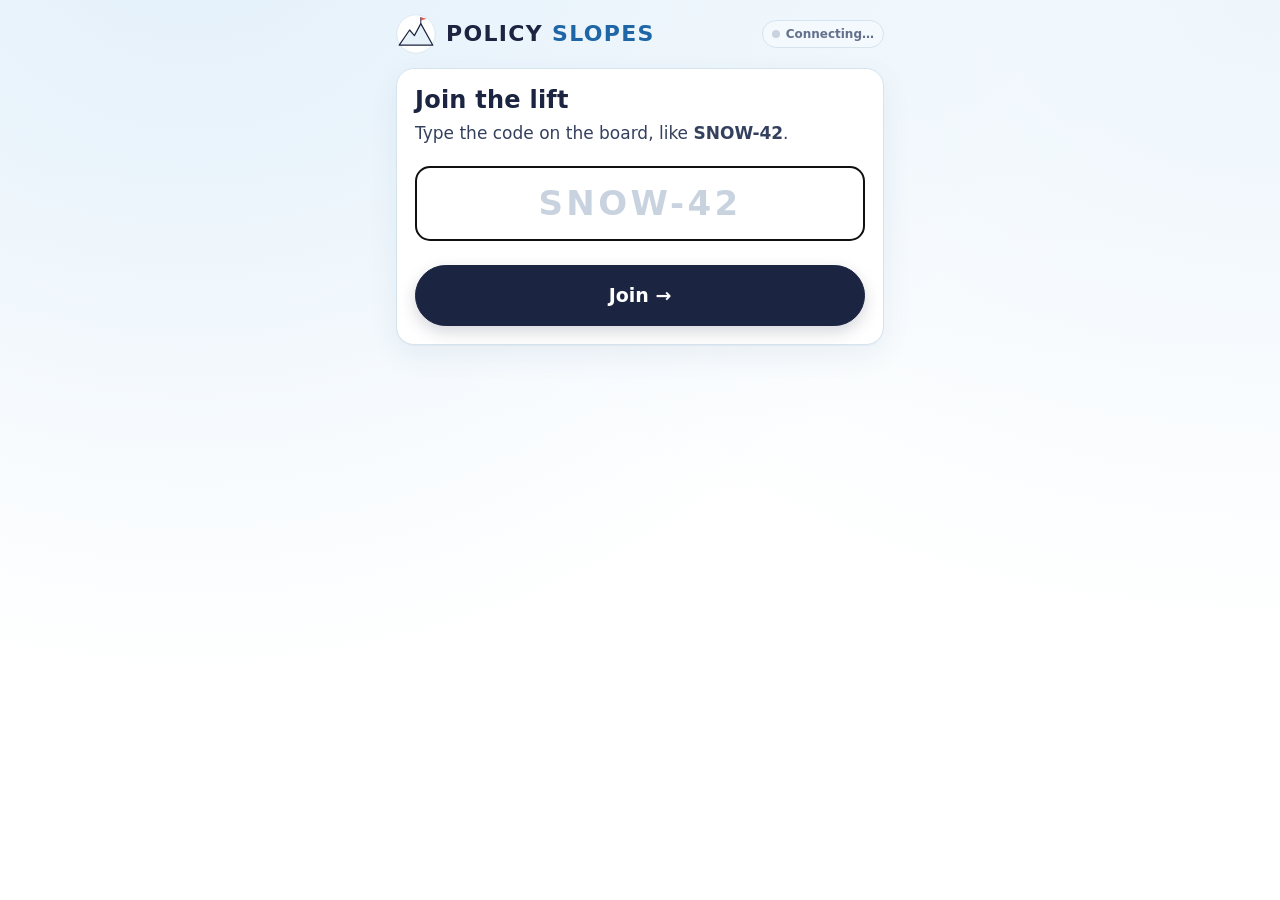
<file: join.html>
<!DOCTYPE html>
<html lang="en">
<head>
<meta charset="utf-8">
<meta name="viewport" content="width=device-width, initial-scale=1, viewport-fit=cover">
<meta name="theme-color" content="#F7FBFE">
<title>Policy Slopes Live: Join</title>
<link rel="stylesheet" href="css/styles.css">
<style>
body{font-size:17px}
.ph{max-width:520px;margin:0 auto;padding:max(14px,env(safe-area-inset-top)) 16px max(28px,env(safe-area-inset-bottom))}
.phtop{display:flex;align-items:center;gap:10px;margin-bottom:14px}
.phtop h1{font-size:22px;text-transform:uppercase;letter-spacing:.06em;line-height:1}
.phtop h1 span{color:var(--blue)}
.phtop .modebadge{margin-left:auto}
.modebadge{display:inline-flex;align-items:center;gap:6px;font-size:12px;font-weight:700;border-radius:999px;padding:4px 9px;background:var(--ice);border:1px solid var(--line);color:var(--muted)}
.modebadge i{width:8px;height:8px;border-radius:50%;background:#C9D3E0}
.modebadge.live i{background:var(--green)}.modebadge.demo i{background:var(--amber)}.modebadge.down i{background:var(--red)}
.pc{padding:18px}
.pc h2{font-size:24px;line-height:1.15;margin-bottom:6px}
.pc p{margin:4px 0 12px;color:var(--ink2)}
.codein::placeholder{color:#C9D3E0}
.codein{width:100%;font-size:34px;font-weight:800;letter-spacing:.1em;text-align:center;text-transform:uppercase;border:2px solid var(--line2);border-radius:14px;padding:10px;margin:8px 0 12px}
.nm{width:100%;border:1.5px solid var(--line2);border-radius:12px;padding:12px;font-size:18px;font-weight:700;margin:6px 0 12px}
.prev{display:flex;justify-content:center;margin:4px 0 10px}
.prev>div{width:150px;height:150px;border-radius:50%;background:radial-gradient(circle at 50% 40%,#fff,var(--frost));border:2px solid var(--line);display:flex;align-items:center;justify-content:center}
.kinds{grid-template-columns:repeat(5,minmax(0,1fr))}
.kinds button{aspect-ratio:1}
.kinds button svg{width:100%;height:auto}
.opts{margin:10px 0;font-size:14px}
.opts span.l{width:52px}
.chip{font-size:15px;padding:6px 12px}
.dot{width:34px;height:34px}
.bigbtn{width:100%;font-size:19px;padding:15px;margin-top:12px}
.center{text-align:center}
.biga{display:flex;justify-content:center;margin:10px 0}
.lifttitle{font-size:28px;font-weight:800;line-height:1.12;margin:8px 0 4px;text-wrap:balance}
.slopebox{margin:10px -6px 0;touch-action:manipulation}
.slopebox{padding-top:26px}
.slopebox svg{display:block;width:100%;height:auto;cursor:crosshair;overflow:visible}
.pbtns{display:grid;grid-template-columns:3fr 2fr;gap:8px;margin-top:10px}
.pbtns .btn{white-space:nowrap}
.pbtns .btn{font-size:18px;padding:14px}
.eyes{font-size:34px;font-weight:800;line-height:1.1;margin:8px 0}
.small{font-size:14px;color:var(--muted)}
@keyframes bob{0%,100%{transform:translateY(0)}50%{transform:translateY(-6px)}}
.bob{animation:bob 2.4s ease-in-out infinite}
@media (prefers-reduced-motion:reduce){.bob{animation:none}}
</style>
</head>
<body>
<div class="ph">
  <div class="phtop">
    <svg width="40" height="40" viewBox="0 0 100 100" aria-hidden="true"><circle cx="50" cy="50" r="48" fill="#fff" stroke="#D6E4F0" stroke-width="2"/><path d="M8 78 L34 40 L46 54 L62 24 L92 78 Z" fill="#E7F1F9" stroke="#1B2440" stroke-width="3" stroke-linejoin="round"/><path d="M62 24 V8" stroke="#1B2440" stroke-width="2.5"/><path d="M62 8 L76 12 L62 16 Z" fill="#E8524A"/></svg>
    <h1>Policy <span>Slopes</span></h1>
    <span class="modebadge" id="modeBadge"><i></i><span>Connecting…</span></span>
  </div>

  <section id="sCode" class="card pc hidden">
    <h2>Join the lift</h2>
    <p>Type the code on the board, like <b>SNOW-42</b>.</p>
    <input class="codein" id="codeIn" maxlength="10" placeholder="SNOW-42" autocomplete="off" autocapitalize="characters" inputmode="text" aria-label="Room code">
    <button class="btn dark bigbtn" id="codeGo">Join →</button>
  </section>

  <section id="sProfile" class="card pc hidden">
    <h2>Pick your rider</h2>
    <div class="prev"><div id="prevAv"></div></div>
    <input class="nm" id="nameIn" maxlength="24" placeholder="Your first name (optional)" autocomplete="off">
    <div class="kinds" id="kindGrid"></div>
    <div class="opts" id="colorRow"></div>
    <div class="opts" id="styleRow"></div>
    <div class="opts" id="rideRow"></div>
    <button class="btn dark bigbtn" id="hopOn">Hop on the lift →</button>
  </section>

  <section id="sWait" class="card pc center hidden">
    <div class="biga bob" id="waitAv"></div>
    <div class="eyes">You're on the lift!</div>
    <p>Watch the board. The first case is coming up.</p>
    <button class="btn sm" id="editRider">Change my rider</button>
  </section>

  <section id="sPlace" class="hidden">
    <div class="card pc">
      <div class="caps" id="caseNum">Case</div>
      <div class="lifttitle" id="caseTitle"></div>
      <p class="small" id="placeHint">Tap the slope where this policy fits.</p>
      <div class="slopebox" id="slope"></div>
      <div class="pbtns">
        <button class="btn dark" id="lockBtn" disabled>✓ Lock in</button>
        <button class="btn" id="rerunBtn" disabled>↺ Re-run</button>
      </div>
    </div>
  </section>

  <section id="sLocked" class="card pc center hidden">
    <div class="biga" id="lockAv"></div>
    <div class="eyes">Locked in.<br>Eyes up!</div>
    <p id="lockMsg">Your spot is hidden until your teacher reveals the class average.</p>
    <button class="btn" id="changeBtn">Change my spot</button>
  </section>

  <section id="sReveal" class="card pc center hidden">
    <div class="biga bob" id="revAv"></div>
    <div class="eyes">Eyes up!</div>
    <p>The class average is on the board. Next case coming soon.</p>
  </section>

  <section id="sLodge" class="card pc center hidden">
    <div class="biga" id="lodgeAv"></div>
    <div class="eyes">Back at the lodge</div>
    <p>That's the end of the run. Thanks for riding!</p>
  </section>

  <section id="sEnded" class="card pc center hidden">
    <div class="eyes">Session ended</div>
    <p>Your teacher closed this lift. To join a new one, scan the new code.</p>
    <button class="btn" id="newCode">Enter a new code</button>
  </section>

  <p class="small center" id="lostMsg" style="margin-top:14px"></p>
</div>
<div class="toast" id="toast"></div>

<script src="js/config.js"></script>
<script src="js/vendor/supabase.js"></script>
<script src="js/common.js"></script>
<script src="js/join.js"></script>
</body>
</html>
</file>
<file: css/styles.css>
/* Policy Slopes Live: shared styles (from the single-device app) */
:root{
  --ink:#1B2440; --ink2:#34405e; --muted:#62708c; --line:#D6E4F0; --line2:#BCD3E7;
  --snow:#FFFFFF; --ice:#F4F9FD; --frost:#E7F1F9; --sky:#DCEBF7;
  --blue:#1E66A6; --blue2:#3A97DA; --green:#2E9A5B; --red:#E8524A; --amber:#FFB547;
  --font:"Avenir Next","Segoe UI",system-ui,-apple-system,"Helvetica Neue",Arial,sans-serif;
}
*{box-sizing:border-box}
html,body{margin:0}
body{
  font-family:var(--font);color:var(--ink);font-size:17px;line-height:1.5;min-height:100vh;
  background:
    radial-gradient(ellipse at 15% -10%, #E3F0FA 0, transparent 55%),
    radial-gradient(ellipse at 100% 0%, #EEF6FC 0, transparent 50%),
    linear-gradient(#F7FBFE, #FFFFFF 420px);
}
.wrap{max-width:1320px;margin:0 auto;padding:24px 22px 60px}
h1,h2,h3,h4{margin:0;font-weight:800;letter-spacing:.01em}
button{font:inherit;cursor:pointer;color:inherit}
input,textarea,select{font:inherit;color:var(--ink)}
.hidden{display:none!important}
.caps{text-transform:uppercase;letter-spacing:.14em;font-weight:800;font-size:12.5px;color:var(--blue)}

/* header */
header.top{display:flex;align-items:center;gap:18px;margin-bottom:22px}
header.top svg{flex:none}
header.top h1{font-size:clamp(28px,4vw,44px);line-height:1.02;text-transform:uppercase;letter-spacing:.06em}
header.top h1 span{color:var(--blue)}
header.top p{margin:4px 0 0;color:var(--muted);font-size:17px}
header.top .right{margin-left:auto;align-self:flex-start;display:flex;gap:8px}

/* buttons */
.btn{background:#fff;color:var(--ink);border:1.5px solid var(--line2);border-radius:999px;padding:9px 18px;font-weight:700;font-size:15.5px;transition:transform .08s,box-shadow .12s,background .12s;box-shadow:0 1px 0 rgba(27,36,64,.06)}
.btn:hover{background:var(--ice);border-color:var(--blue2)}
.btn:active{transform:translateY(1px)}
.btn.dark{background:var(--ink);color:#fff;border-color:var(--ink);box-shadow:0 6px 16px rgba(27,36,64,.18)}
.btn.dark:hover{background:#2a3762}
.btn.blue{background:var(--blue);color:#fff;border-color:var(--blue);box-shadow:0 6px 16px rgba(30,102,166,.22)}
.btn.blue:hover{background:#185a93}
.btn.big{font-size:18px;padding:13px 26px;text-transform:uppercase;letter-spacing:.08em;font-weight:800}
.btn.wide{width:100%}
.btn[disabled]{opacity:.4;cursor:not-allowed;transform:none;box-shadow:none}
.btn.sm{padding:6px 12px;font-size:14px}

/* cards */
.card{background:#fff;border:1px solid var(--line);border-radius:18px;box-shadow:0 10px 30px rgba(30,70,120,.07),0 1px 0 rgba(30,70,120,.04);position:relative}
.intro{padding:24px 28px;margin-bottom:22px;display:grid;grid-template-columns:1fr auto;gap:24px;align-items:center}
.intro h2{font-size:24px;margin-bottom:4px}
.intro ol{margin:8px 0 0;padding-left:24px}
.intro li{margin:4px 0}
.sign{border:3px solid var(--ink);border-radius:10px;padding:10px 16px;text-align:center;transform:rotate(-4deg);background:#fff;font-weight:800;letter-spacing:.12em;font-size:13px;line-height:1.5;box-shadow:4px 5px 0 var(--frost)}
.sign .icons{display:flex;gap:8px;justify-content:center;margin-bottom:6px}
@media (max-width:820px){.intro{grid-template-columns:1fr}.sign{justify-self:start}}

/* setup */
.setupbar{padding:18px 24px;margin-bottom:22px;display:flex;flex-wrap:wrap;gap:18px 28px;align-items:flex-end}
.field label{display:block;font-size:12.5px;text-transform:uppercase;letter-spacing:.12em;font-weight:800;color:var(--muted);margin-bottom:6px}
.field input[type=text],.field select{border:1.5px solid var(--line2);border-radius:12px;padding:9px 12px;background:#fff;min-width:240px}
.field input:focus,.field select:focus,textarea:focus{outline:3px solid rgba(58,151,218,.3);border-color:var(--blue2)}
.stepper{display:flex;align-items:center;gap:0;border:1.5px solid var(--line2);border-radius:999px;overflow:hidden;background:#fff}
.stepper button{border:none;background:none;width:42px;height:42px;font-size:22px;font-weight:700}
.stepper button:hover{background:var(--ice)}
.stepper b{min-width:44px;text-align:center;font-size:20px}
details.own{flex-basis:100%;border-top:1px dashed var(--line2);padding-top:12px}
details.own summary{cursor:pointer;font-weight:700;color:var(--blue)}
details.own textarea{width:100%;min-height:200px;border:1.5px solid var(--line2);border-radius:12px;padding:10px 12px;font-size:14.5px;line-height:1.5;margin-top:8px;font-family:ui-monospace,Menlo,Consolas,monospace}
details.own p{margin:8px 0;color:var(--muted);font-size:15px}

.players{display:grid;grid-template-columns:repeat(auto-fill,minmax(min(100%,380px),1fr));gap:18px;margin-bottom:24px}
.pcard{padding:16px;display:grid;grid-template-columns:104px minmax(0,1fr);gap:14px;align-items:start;min-width:0;overflow:hidden}
.pcard > div{min-width:0}
@media (max-width:480px){.pcard{grid-template-columns:1fr}.pcard .pav{margin:0 auto}}
.pcard .pav{width:104px;height:104px;border-radius:50%;background:radial-gradient(circle at 50% 40%,#fff,var(--frost));display:flex;align-items:center;justify-content:center;border:2px solid var(--line)}
.pcard .num{font-size:12px;text-transform:uppercase;letter-spacing:.14em;font-weight:800;color:var(--muted)}
.pcard input{width:100%;border:1.5px solid var(--line2);border-radius:10px;padding:7px 10px;margin:4px 0 8px;font-weight:700}
.kinds{display:grid;grid-template-columns:repeat(5,minmax(0,1fr));gap:4px;margin-bottom:8px}
.kinds button{border:1.5px solid transparent;background:var(--ice);border-radius:10px;padding:2px;line-height:0;min-width:0;aspect-ratio:1}
.kinds button svg{width:100%;height:auto;max-width:44px}
.kinds button:hover{border-color:var(--line2)}
.kinds button.on{border-color:var(--blue);background:#fff;box-shadow:0 0 0 2px rgba(30,102,166,.15)}
.opts{display:flex;align-items:center;gap:6px;flex-wrap:wrap;font-size:13px;color:var(--muted);margin-top:4px}
.opts span.l{width:42px;font-weight:700;text-transform:uppercase;letter-spacing:.08em;font-size:11px}
.dot{width:24px;height:24px;border-radius:50%;border:3px solid #fff;box-shadow:0 0 0 1.5px var(--line2);padding:0}
.dot.on{box-shadow:0 0 0 2.5px var(--blue)}
.chip{border:1.5px solid var(--line2);background:#fff;border-radius:999px;padding:2px 10px;font-size:13px;font-weight:600}
.chip.on{background:var(--ink);color:#fff;border-color:var(--ink)}
.warn{color:#B4436C;font-weight:600;font-size:15px}
.resume{padding:14px 20px;margin-bottom:18px;display:flex;align-items:center;gap:14px;flex-wrap:wrap;background:linear-gradient(90deg,#fff,var(--ice))}
.startrow{display:flex;justify-content:center;gap:14px;align-items:center;flex-wrap:wrap}

/* play */
.play{display:grid;grid-template-columns:minmax(0,1fr) 330px;gap:22px;align-items:start}
@media (max-width:1020px){.play{grid-template-columns:1fr}}
.boardcard{padding:14px 14px 10px}
.boardbar{display:flex;align-items:center;gap:10px;flex-wrap:wrap;padding:2px 6px 10px}
.seg{display:inline-flex;border:1.5px solid var(--line2);border-radius:999px;overflow:hidden;background:#fff}
.seg button{border:none;background:none;padding:7px 14px;font-weight:700;font-size:14px;color:var(--muted)}
.seg button.on{background:var(--ink);color:#fff}
.underbar{display:grid;grid-template-columns:minmax(0,1fr) 250px;gap:16px;padding:14px 6px 6px;border-top:1px solid var(--line);margin-top:12px;align-items:end}
@media (max-width:760px){.underbar{grid-template-columns:1fr}}
.uh{font-size:13px;text-transform:uppercase;letter-spacing:.14em;color:var(--muted);margin:0 0 8px;font-weight:800}
.uh span{text-transform:none;letter-spacing:0;font-weight:600;margin-left:6px}
.ucards{display:grid;grid-template-columns:repeat(3,minmax(0,1fr));gap:10px}
.ucard{position:relative;border:1.5px solid var(--line2);border-radius:12px;background:#fff;padding:10px 12px 36px;min-height:100px;font-weight:700;font-size:15.5px;line-height:1.25}
.ucard.pick{cursor:pointer}
.ucard.pick:hover,.ucard.pick:focus-visible{border-color:var(--blue);background:var(--ice);outline:none}
.ucard .go{position:absolute;left:12px;bottom:9px;font-size:12.5px;color:var(--blue);font-weight:800}
.ucard:not(.pick) .go{color:var(--muted)}
.ucard .skip{position:absolute;right:6px;bottom:5px;border:none;background:none;color:var(--muted);font-size:13px;font-weight:700;padding:5px 8px;border-radius:8px}
.ucard .skip:hover{background:#FDECEC;color:#B4436C}
.ubtns{display:flex;flex-direction:column;gap:8px}
.boardbar .hint{margin-left:auto;color:var(--muted);font-size:14px}
#board{position:relative}
#board svg{display:block;width:100%;height:auto;border-radius:12px}
.popbtns{position:absolute;transform:translateY(-50%);display:flex;flex-direction:column;gap:6px;z-index:5}
.popbtns.left{transform:translate(-100%,-50%)}
.popbtns .btn{white-space:nowrap;padding:8px 14px;font-size:15px;box-shadow:0 6px 16px rgba(27,36,64,.22)}
@keyframes popin{from{opacity:0}to{opacity:1}}
#board.clickable svg{cursor:crosshair}
.side{display:flex;flex-direction:column;gap:18px}
.lift{position:relative;padding-top:46px}
.lift .cable{position:absolute;left:-8px;top:0;height:60px;width:calc(100% + 16px);overflow:visible}
.liftcard{position:relative;padding:22px 20px 20px;border-radius:14px;background:#fff;border:2px solid var(--ink);box-shadow:0 14px 30px rgba(30,70,120,.16);transform-origin:50% -40px}
.liftcard .lbl{display:flex;align-items:center;gap:8px;font-size:13px;text-transform:uppercase;letter-spacing:.14em;font-weight:800;color:var(--blue)}
.liftcard .lbl i{font-style:normal;background:var(--ink);color:#fff;border-radius:999px;padding:2px 10px;letter-spacing:.08em}
.liftcard h3{font-size:clamp(26px,2.4vw,32px);line-height:1.1;margin:12px 0 10px;text-wrap:balance}
.liftcard p{margin:0;color:var(--ink2);font-size:15.5px}
.lift.draw .liftcard{animation:swing 1s cubic-bezier(.3,1.4,.5,1)}
@keyframes swing{0%{opacity:0;transform:translateX(-60px) rotate(6deg)}45%{opacity:1;transform:translateX(0) rotate(-4deg)}70%{transform:rotate(2deg)}100%{transform:rotate(0)}}
.sideacts{padding:14px;display:flex;flex-direction:column;gap:10px}
.sideacts .ucards{display:flex;flex-direction:column;gap:8px}
.sideacts .ucard{min-height:0;padding:10px 12px 32px;font-size:15px}
.turnbar{display:grid;grid-template-columns:minmax(0,1fr) minmax(0,300px);gap:16px;padding:14px 6px 4px;border-top:1px solid var(--line);margin-top:12px;align-items:start}
@media (max-width:760px){.turnbar{grid-template-columns:1fr}}
.turnbar h4{font-size:13px;text-transform:uppercase;letter-spacing:.14em;color:var(--muted);margin-bottom:8px}
.tlist{display:grid;grid-template-columns:repeat(auto-fill,minmax(210px,1fr));gap:6px}
.trow{display:flex;align-items:center;gap:10px;padding:5px 8px;border-radius:12px;border:1.5px solid var(--line)}
.trow.now{border-color:var(--blue);background:var(--ice)}
.trow .nm{flex:1;font-weight:700}
.trow .nm{line-height:1.15}
.trow .st{text-align:right;line-height:1.2;font-size:12.5px;color:var(--muted);font-weight:600}
.trow .st.ok{color:var(--green)}
.callout{background:var(--ice);border:1px solid var(--line);border-radius:12px;padding:10px 12px;margin-bottom:12px;font-size:15.5px}
.callout b{color:var(--blue)}
.avgbox{display:grid;grid-template-columns:1fr 1fr;gap:8px;margin-bottom:12px}
.avgbox div{background:var(--ice);border-radius:12px;padding:8px 10px;font-size:13px;color:var(--muted)}
.avgbox b{display:block;font-size:17px;color:var(--ink)}
.log{padding:16px 18px}
.log h4{font-size:13px;text-transform:uppercase;letter-spacing:.14em;color:var(--muted);margin-bottom:6px}
.log ol{list-style:none;margin:0;padding:0}
.log li{display:flex;gap:10px;align-items:center;padding:6px 6px;border-radius:10px;cursor:pointer;font-size:15px}
.log li:hover,.log li.on{background:var(--ice)}
.log .n{flex:none;width:24px;height:24px;border-radius:50%;background:var(--ink);color:#fff;font-size:12.5px;font-weight:800;display:flex;align-items:center;justify-content:center}
.log .t{flex:1;font-weight:600}
.log .a{font-size:12.5px;color:var(--muted);text-align:right}
.log .empty{color:var(--muted);font-size:15px;font-style:italic}
@keyframes pulse{0%{r:26;opacity:.7}100%{r:40;opacity:0}}
.pulse{animation:pulse 1.4s ease-out infinite}
@keyframes pop{0%{opacity:0;transform:scale(.6)}70%{opacity:1;transform:scale(1.06)}100%{transform:scale(1)}}
.pop{transform-box:fill-box;transform-origin:center;animation:pop .55s cubic-bezier(.2,.9,.3,1.3) both}
@keyframes slide{from{opacity:0}to{opacity:1}}
.fade{animation:slide .6s ease both}

/* results */
.results{display:grid;grid-template-columns:1fr 1fr;gap:22px}
@media (max-width:1020px){.results{grid-template-columns:1fr}}
.res{padding:16px}
.res h3{font-size:19px;margin:2px 4px 10px;display:flex;align-items:center;gap:8px}
.res .img{border:1px solid var(--line);border-radius:10px;overflow:hidden;background:#fff;min-height:200px;display:flex;align-items:center;justify-content:center;color:var(--muted)}
.res .img img{display:block;width:100%;height:auto}
.res .acts{display:flex;gap:8px;flex-wrap:wrap;margin-top:12px}
.sendbar{padding:20px 24px;margin-bottom:22px;display:grid;grid-template-columns:auto 1fr auto;gap:18px;align-items:center}
@media (max-width:820px){.sendbar{grid-template-columns:1fr}}
.sendbar ol{margin:4px 0 0;padding-left:20px;font-size:15.5px;color:var(--ink2)}
.savehelp{margin-top:10px;background:#FFF7E6;border:1px solid #F5D9A8;border-radius:12px;padding:10px 12px;font-size:15px}
.sendbar .acts{display:flex;flex-direction:column;gap:8px;min-width:250px}

.toast{position:fixed;left:50%;bottom:26px;transform:translateX(-50%) translateY(20px);background:var(--ink);color:#fff;padding:10px 18px;border-radius:999px;font-weight:700;opacity:0;transition:all .25s;z-index:90;pointer-events:none}
.toast.show{opacity:1;transform:translateX(-50%)}
footer{text-align:center;color:var(--muted);font-size:14px;margin-top:40px}

#printArea{display:none}
@media print{
  body{background:#fff}
  .wrap,.toast{display:none!important}
  #printArea{display:block}
  #printArea img{display:block;width:100%;height:auto}
  @page{size:landscape;margin:8mm}
}
</file>
